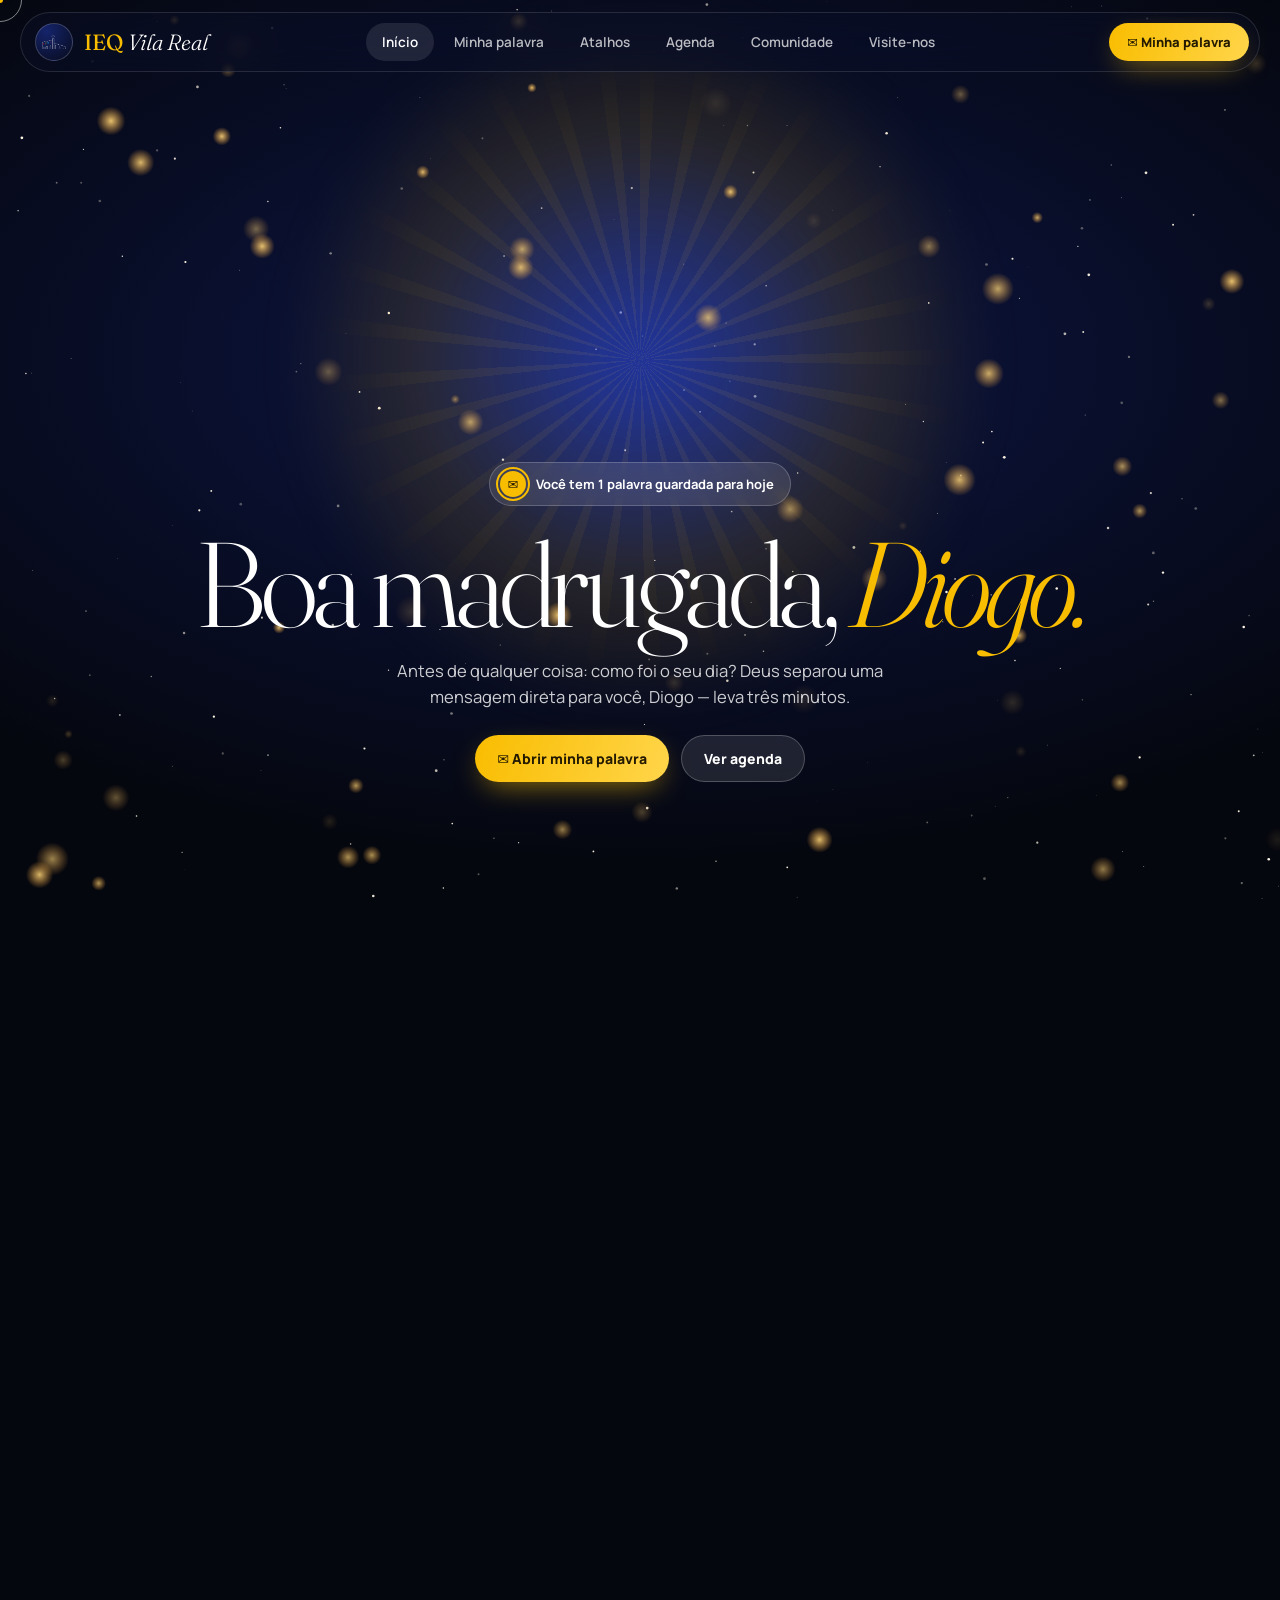
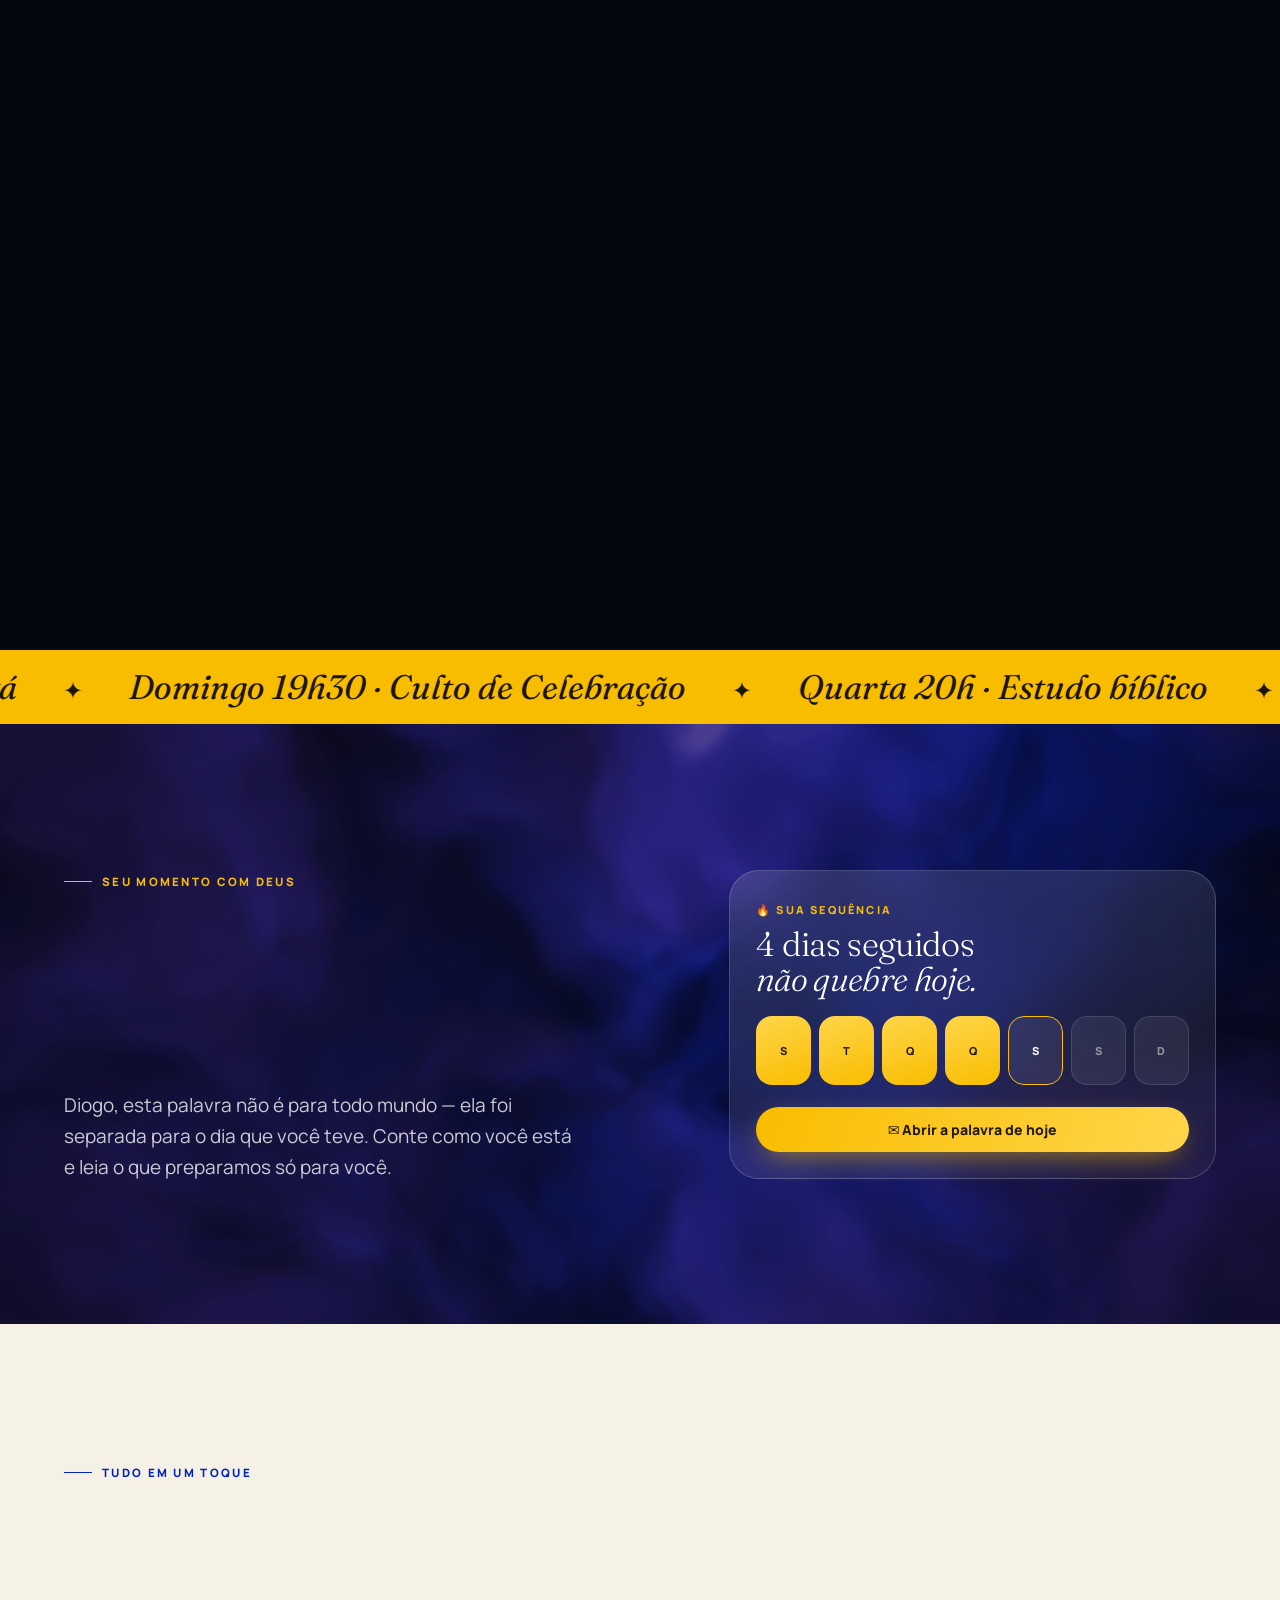
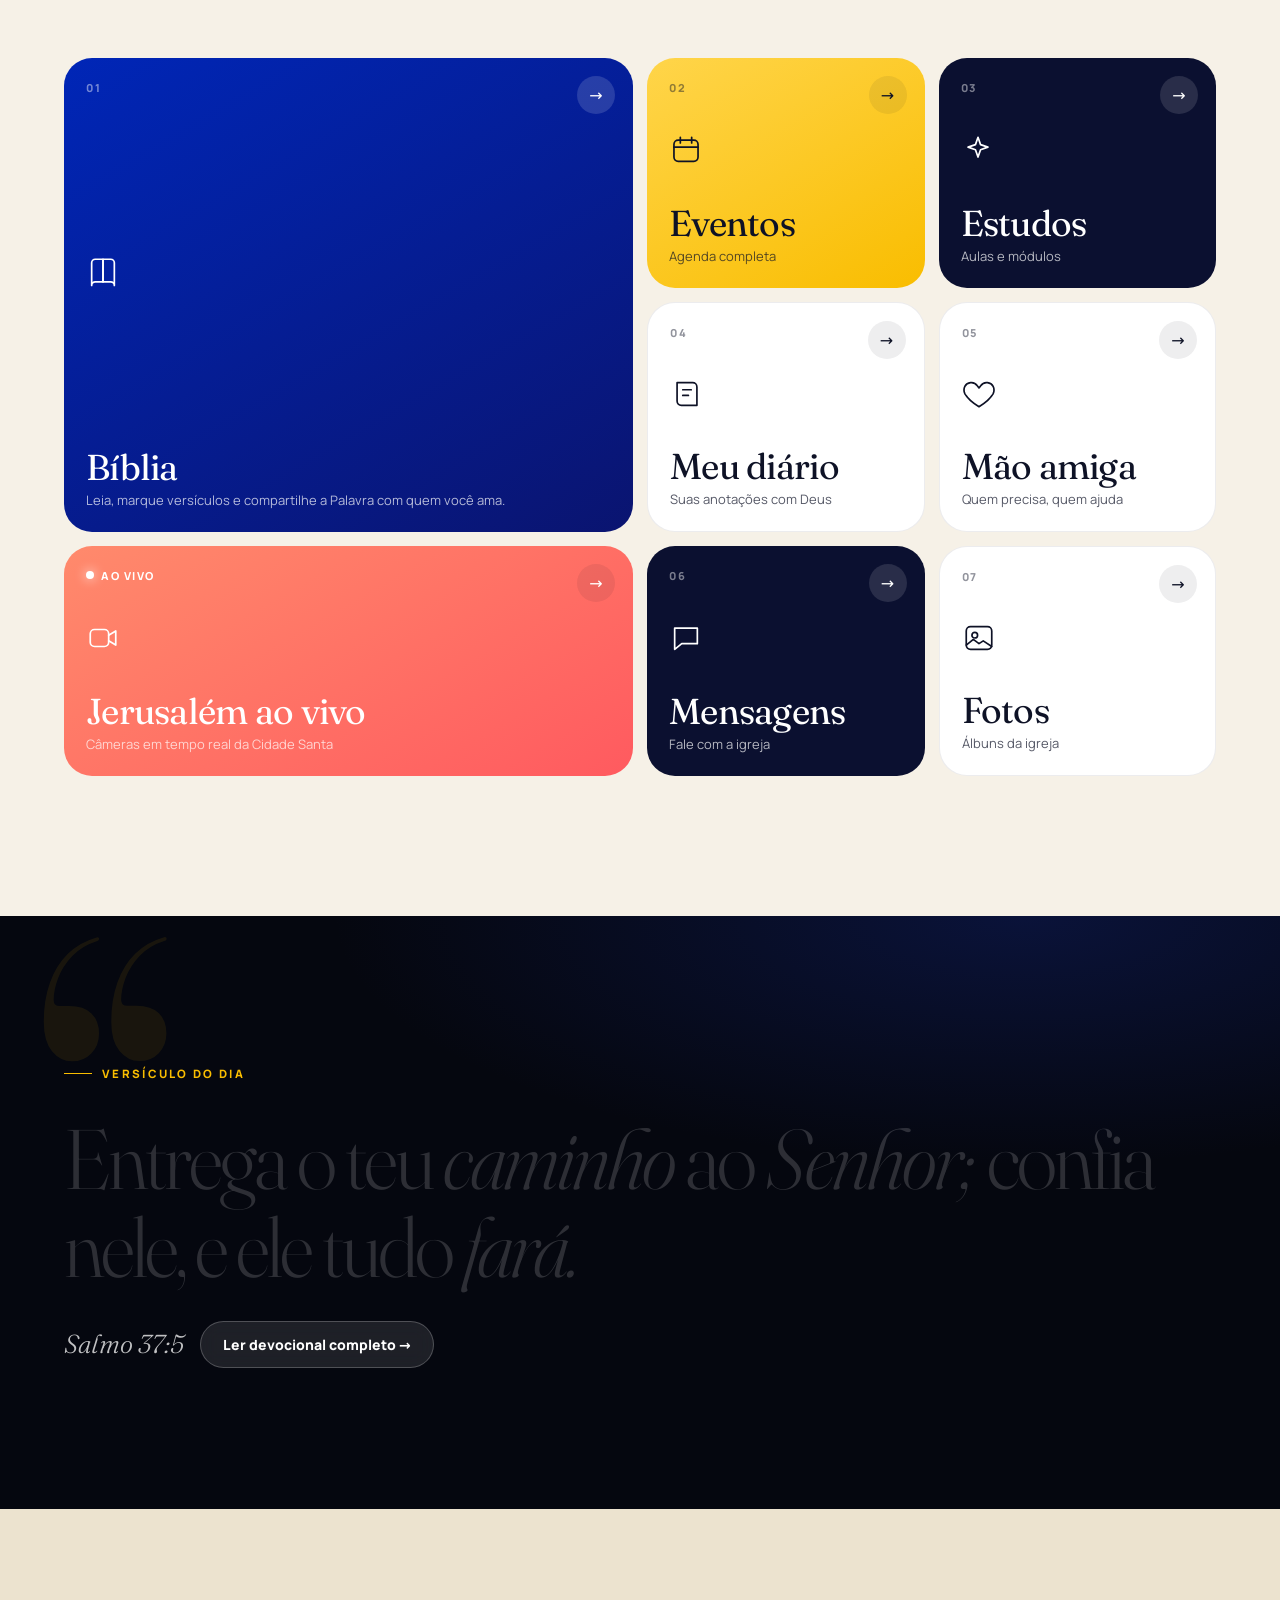
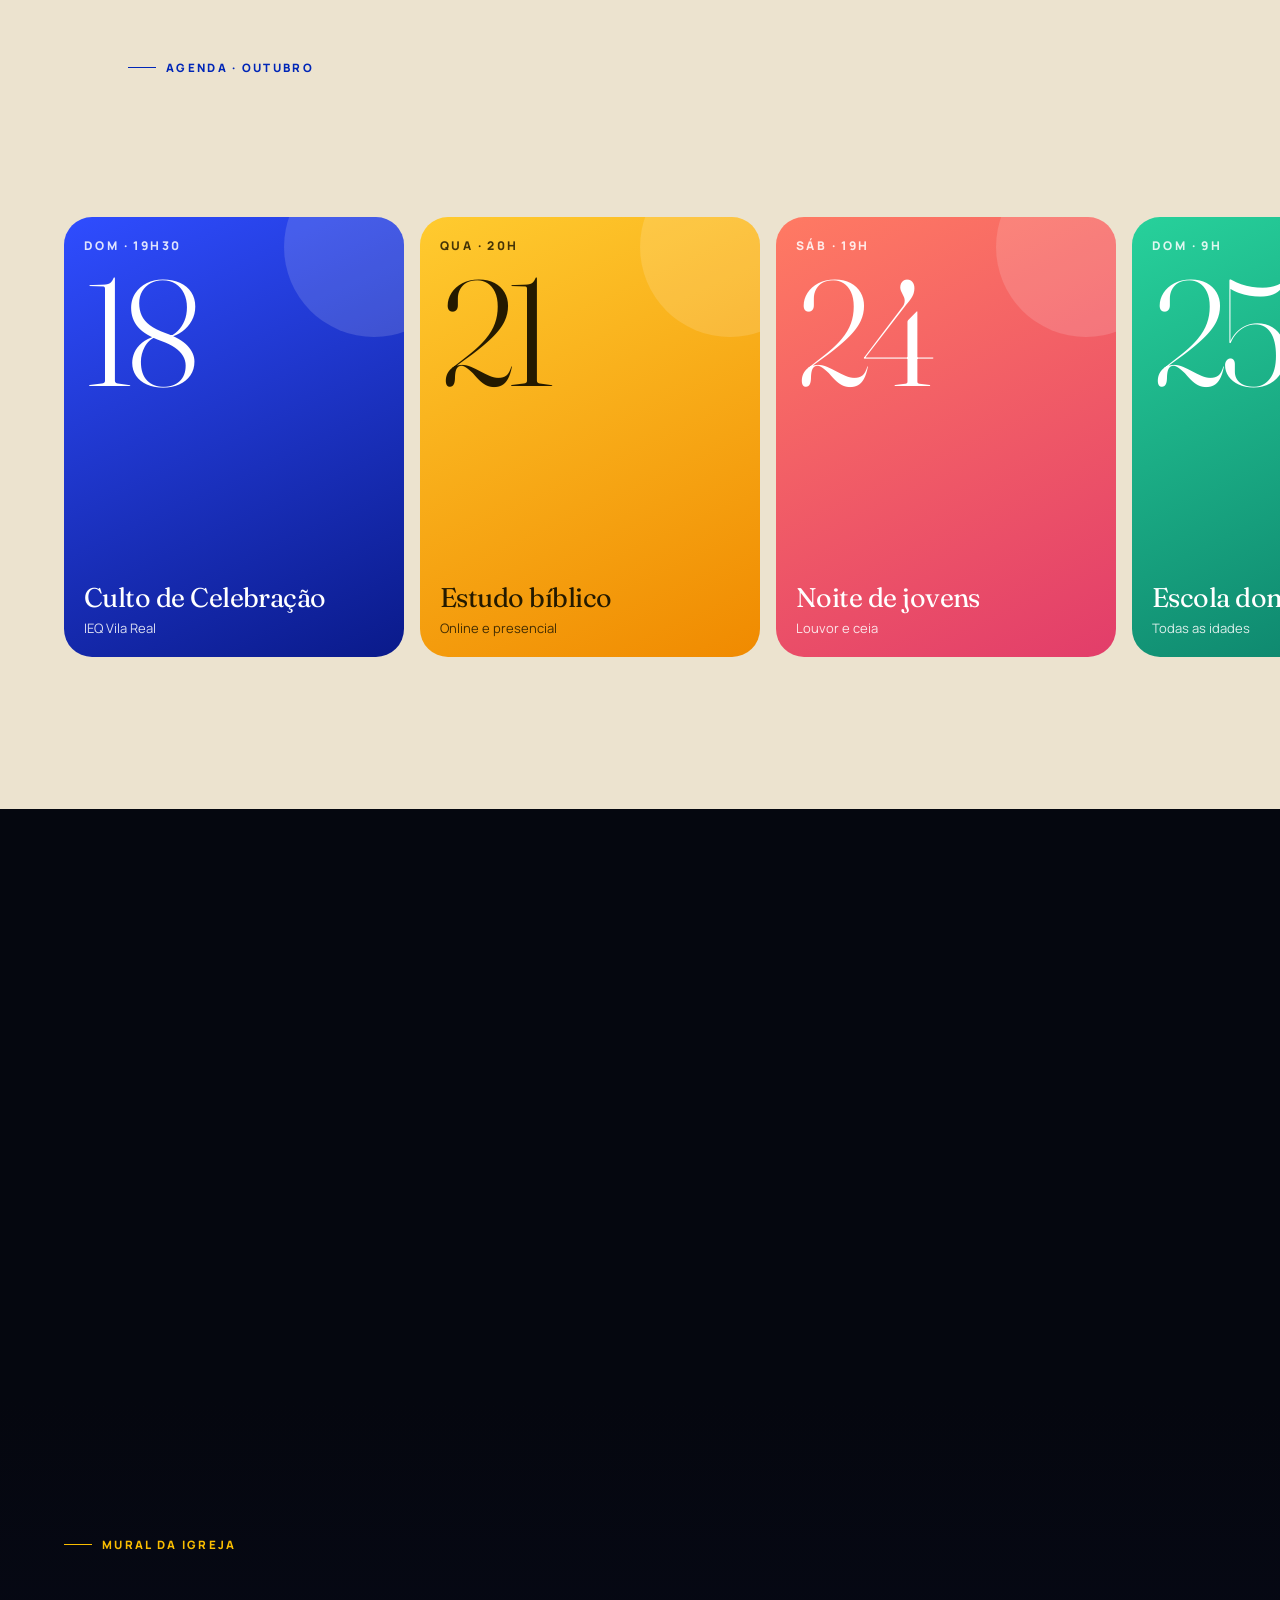
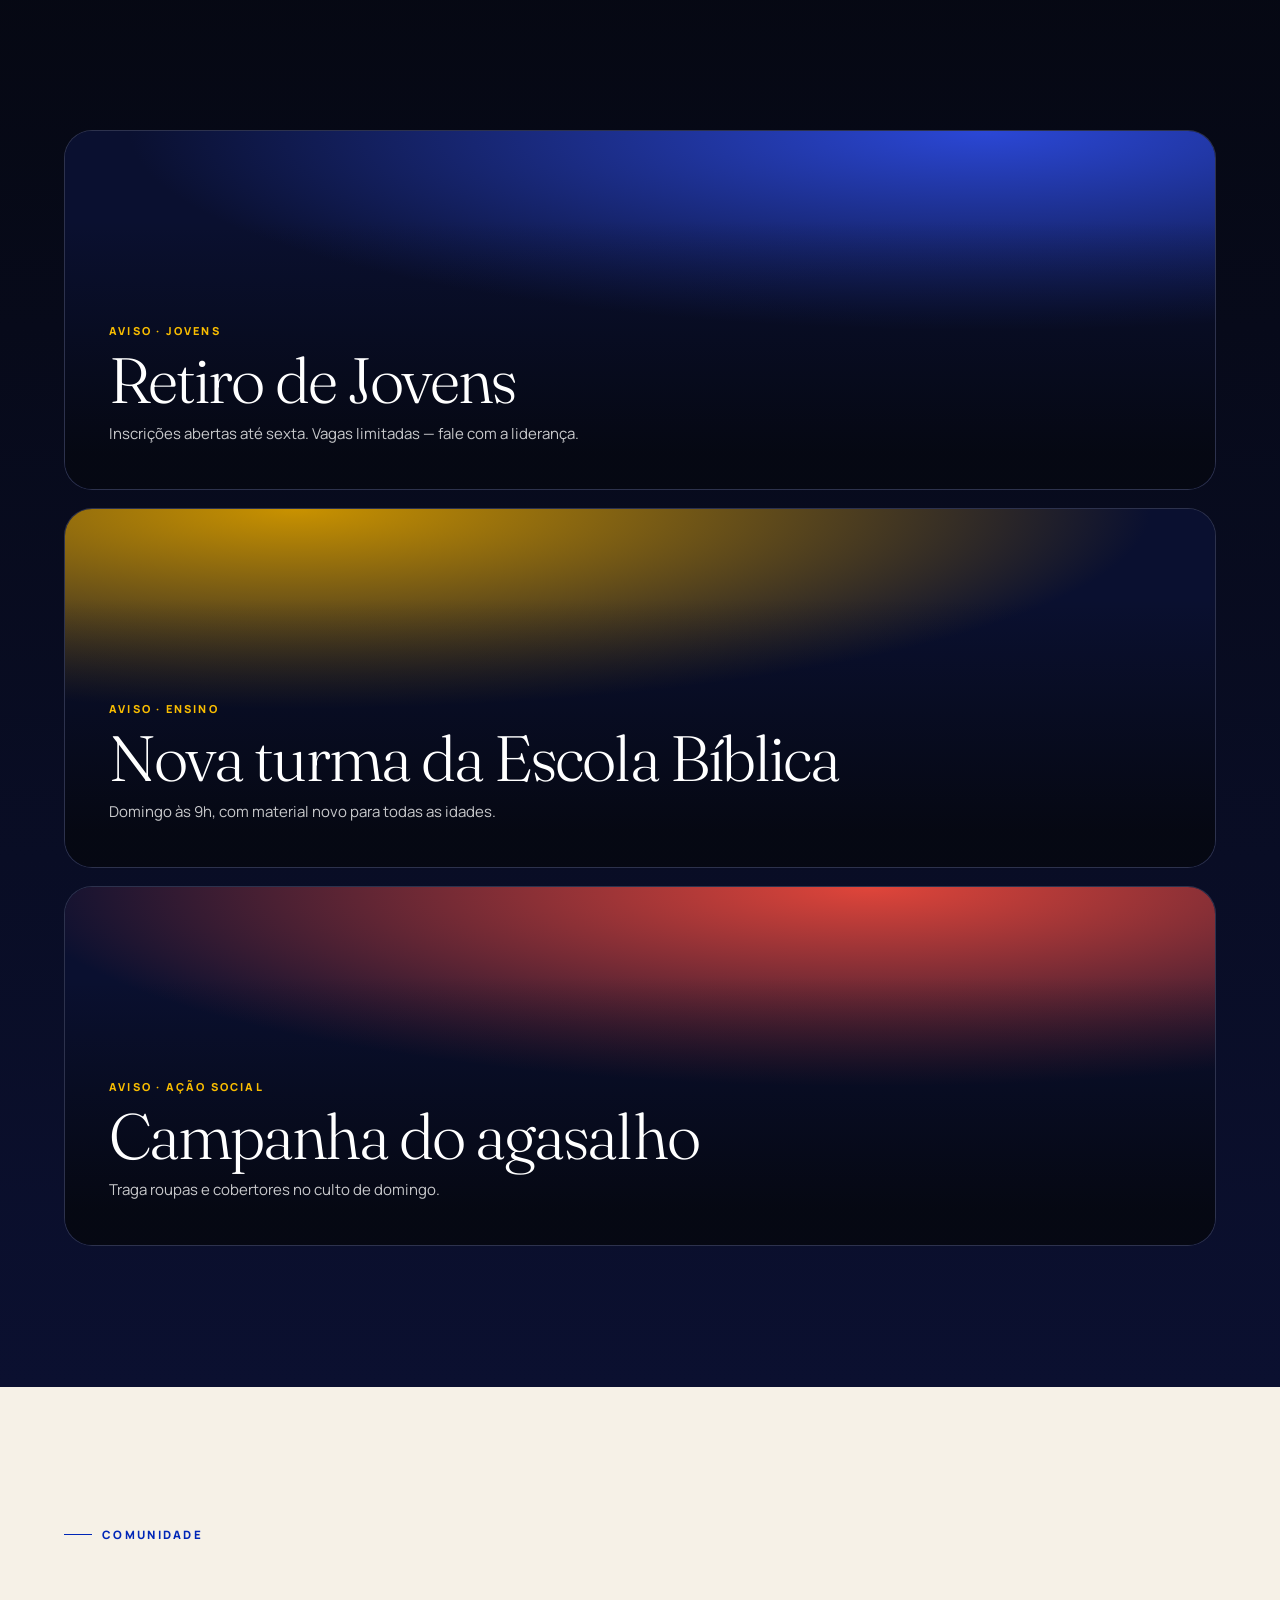
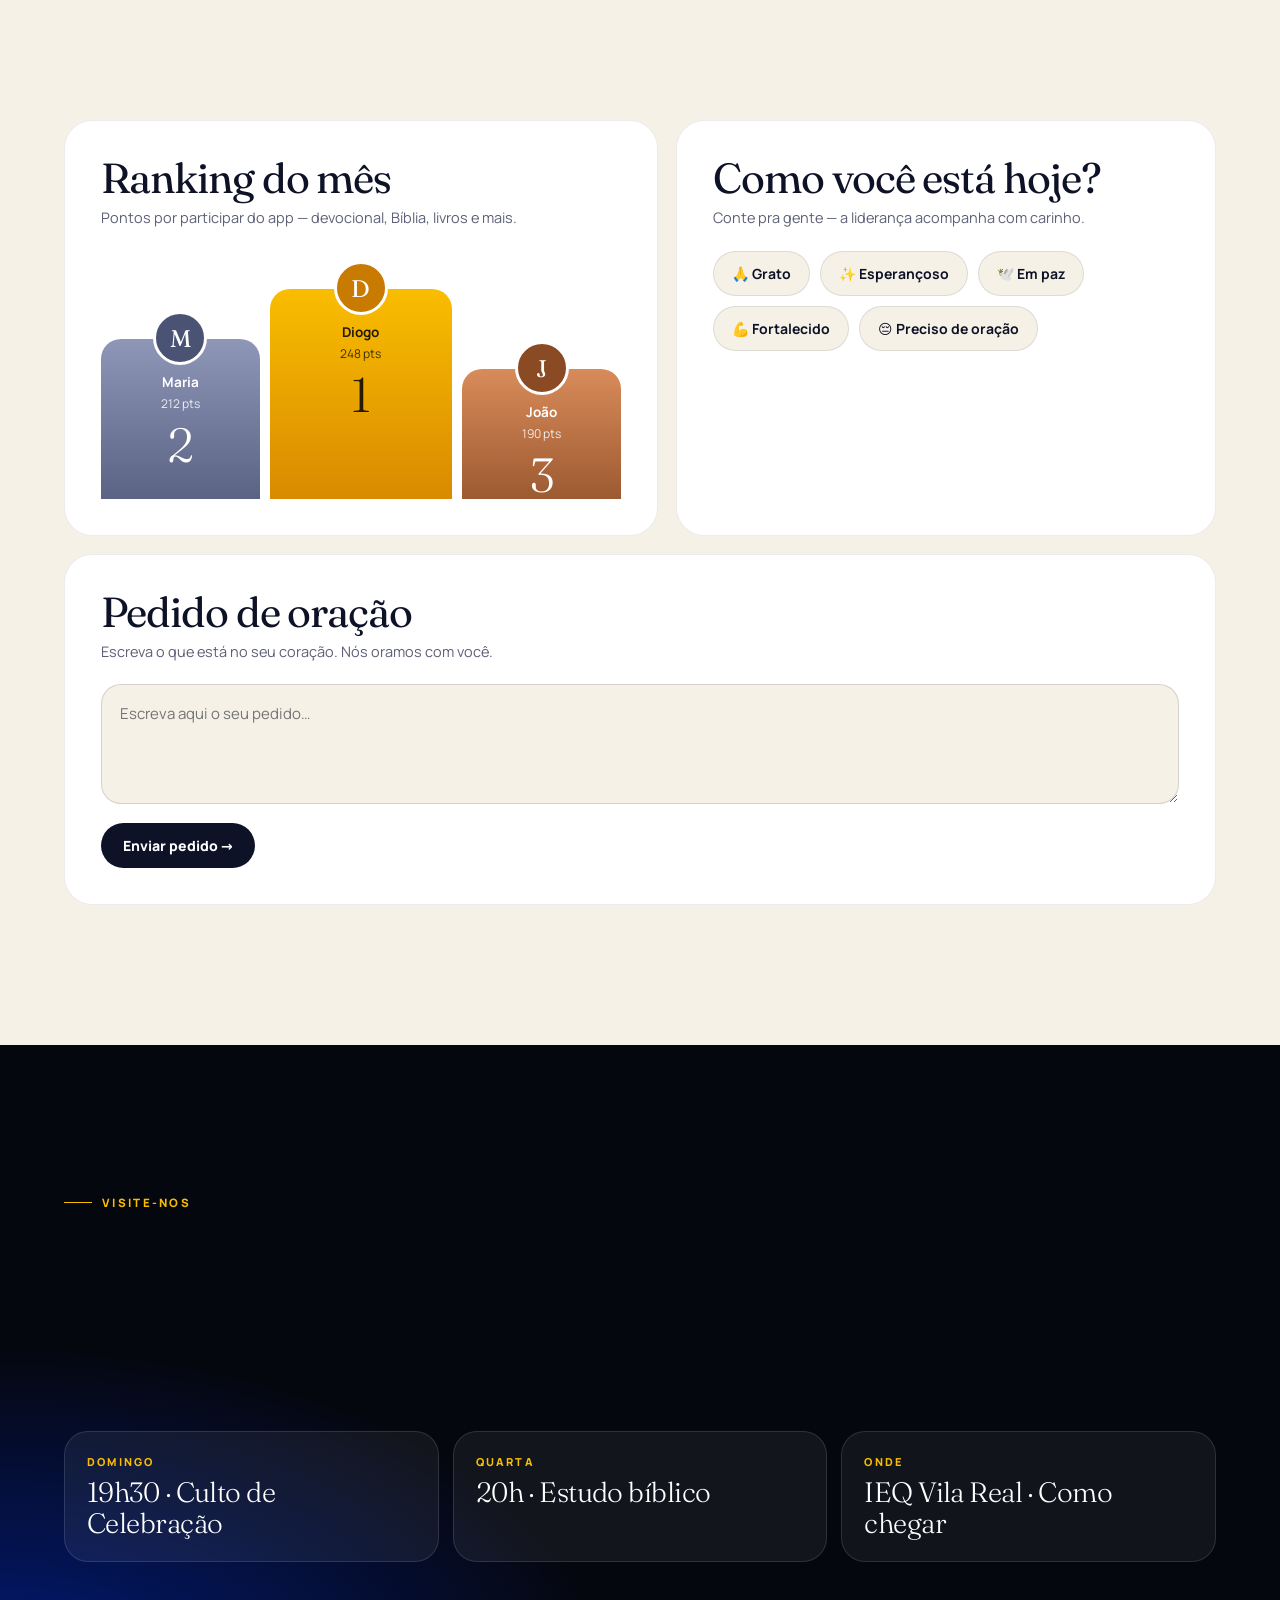
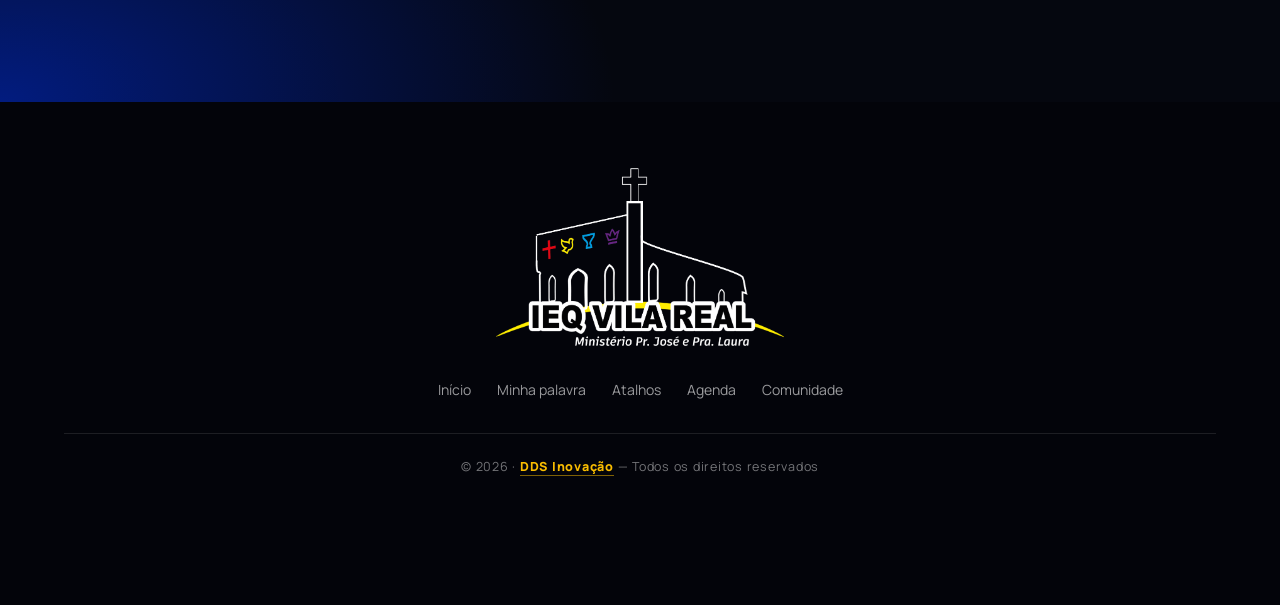
<file: app/novo/index.html>
<!doctype html>
<html lang="pt-BR" class="js">
<head>
<meta charset="utf-8">
<meta name="viewport" content="width=device-width, initial-scale=1, viewport-fit=cover">
<title>IEQ Vila Real — protótipo</title>
<meta name="theme-color" content="#05070f">
<link rel="preload" href="fonts/fraunces-latin-opsz-normal.woff2" as="font" type="font/woff2" crossorigin>
<style>
@font-face{font-family:"Fraunces";font-style:normal;font-weight:100 900;font-display:swap;src:url(fonts/fraunces-latin-opsz-normal.woff2) format("woff2")}
@font-face{font-family:"Fraunces";font-style:italic;font-weight:100 900;font-display:swap;src:url(fonts/fraunces-latin-opsz-italic.woff2) format("woff2")}
@font-face{font-family:"Manrope";font-style:normal;font-weight:200 800;font-display:swap;src:url(fonts/manrope-latin-wght-normal.woff2) format("woff2")}
:root{
  --night:#05070f; --night2:#0b1030; --blue:#0026B7; --royal:#3355ff; --gold:#F9BD00; --sun:#ffd54a;
  --paper:#f6f1e7; --cream:#ece3cf; --ink:#0e1226; --mute:#5d6076; --coral:#ff6a5c;
  --serif:"Fraunces",Georgia,serif; --sans:"Manrope",system-ui,-apple-system,"Segoe UI",sans-serif;
  --ease:cubic-bezier(.16,1,.3,1); --g:clamp(18px,5vw,64px); --r:28px;
}
*{box-sizing:border-box;margin:0;padding:0}
html{-webkit-text-size-adjust:100%}
html.lenis,html.lenis body{height:auto}.lenis.lenis-smooth{scroll-behavior:auto!important}.lenis.lenis-stopped{overflow:hidden}
body{font-family:var(--sans);background:var(--night);color:#fff;overflow-x:hidden;-webkit-font-smoothing:antialiased}
body.travado{overflow:hidden}
img,svg,canvas{display:block;max-width:100%}
a{color:inherit;text-decoration:none}
button{font:inherit;color:inherit;background:none;border:0;cursor:pointer}
.wrap{width:min(1240px,100% - var(--g)*2);margin-inline:auto}
em{font-style:italic;font-family:var(--serif);font-weight:300}
.eyebrow{display:inline-flex;align-items:center;gap:10px;font-size:11.5px;font-weight:800;letter-spacing:.2em;text-transform:uppercase;color:var(--gold)}
.eyebrow::before{content:"";width:28px;height:1px;background:currentColor}
.h2{font-family:var(--serif);font-weight:300;font-size:clamp(38px,6.2vw,84px);line-height:1;letter-spacing:-.035em;font-variation-settings:"opsz" 144}
.h2 em{color:var(--gold)}
.light .h2 em,.light .eyebrow{color:var(--blue)}
.sec{position:relative;padding:clamp(72px,11vw,150px) 0}
.light{background:var(--paper);color:var(--ink)}.light.alt{background:var(--cream)}
.head{display:grid;gap:22px;margin-bottom:clamp(38px,6vw,76px);max-width:900px}
.sr{position:absolute;width:1px;height:1px;overflow:hidden;clip:rect(0 0 0 0)}
/* divisão de texto */
.w{display:inline-block;overflow:hidden;vertical-align:bottom;padding:0 .05em .14em;margin:0 -.05em -.14em}
.c{display:inline-block;will-change:transform}
.fx [data-split] .c{transform:translateY(115%)}
.rv{opacity:1}.fx .rv{opacity:0;transform:translateY(34px)}

/* ===== carregamento ===== */
#loader{position:fixed;inset:0;z-index:300;background:var(--night);display:grid;place-items:center;overflow:hidden}
.no-fx #loader{display:none}
.l-rays{position:absolute;left:50%;top:50%;width:150vmax;height:150vmax;margin:-75vmax 0 0 -75vmax;background:repeating-conic-gradient(from 0deg,rgba(249,189,0,.2) 0 3deg,transparent 3deg 11deg);-webkit-mask:radial-gradient(circle,#000 0,transparent 26%);mask:radial-gradient(circle,#000 0,transparent 26%);opacity:0}
.loader-logo{position:relative;width:min(58vw,250px);aspect-ratio:1}
.loader-logo .disc,.logo3d .disc{position:absolute;inset:6%;border-radius:50%;background:radial-gradient(circle at 35% 25%,#1a2a8f 0,#0a1250 55%,#04061a 100%);box-shadow:inset 0 0 40px rgba(51,85,255,.35),0 30px 80px -20px rgba(0,0,0,.8),0 0 90px -10px rgba(249,189,0,.35)}
.loader-logo img.art,.logo3d img.art{position:absolute;left:17%;top:26%;width:66%;filter:drop-shadow(0 0 14px rgba(249,189,0,.4))}
.ring{position:absolute;inset:0;width:100%;height:100%}
.ring circle{fill:none;stroke:var(--gold)}
.l-count{position:absolute;left:0;right:0;bottom:calc(8vh + env(safe-area-inset-bottom));text-align:center;font-family:var(--serif);font-weight:300;font-size:clamp(46px,9vw,90px);font-variation-settings:"opsz" 144;font-variant-numeric:tabular-nums;color:rgba(255,255,255,.9)}
.l-count small{font-family:var(--sans);font-size:.2em;letter-spacing:.3em;margin-left:6px;opacity:.5}
.l-tag{position:absolute;left:0;right:0;top:calc(9vh + env(safe-area-inset-top));text-align:center;font-size:11px;font-weight:800;letter-spacing:.34em;text-transform:uppercase;color:var(--gold)}

/* ===== topo / dock ===== */
.top{position:fixed;z-index:80;top:max(12px,env(safe-area-inset-top));left:50%;translate:-50% 0;width:min(1240px,100% - 24px);display:flex;align-items:center;justify-content:space-between;gap:16px;padding:10px 10px 10px 14px;border-radius:999px;background:rgba(10,14,34,.5);backdrop-filter:blur(22px) saturate(1.4);-webkit-backdrop-filter:blur(22px) saturate(1.4);border:1px solid rgba(255,255,255,.12);transition:transform .6s var(--ease),opacity .6s}
.top.away{transform:translateY(-140%)}
.fx .top{opacity:0}.fx.pronto .top{opacity:1}
.brand{display:flex;align-items:center;gap:11px}
.brand .mk{width:38px;height:38px;border-radius:50%;background:radial-gradient(circle at 30% 20%,#15246b,#070b1d);border:1px solid rgba(255,255,255,.2);display:grid;place-items:center}
.brand .mk img{width:24px}
.brand b{font-family:var(--serif);font-weight:400;font-size:22px}.brand b span{color:var(--gold);margin-right:5px}.brand b i{font-weight:300}
.menu{display:none;gap:4px}.menu a{padding:10px 16px;border-radius:999px;font-size:13.5px;font-weight:600;color:rgba(255,255,255,.72);transition:.3s}.menu a:hover,.menu a.on{color:#fff;background:rgba(255,255,255,.1)}
.pill{display:inline-flex;align-items:center;gap:9px;padding:13px 22px;border-radius:999px;font-weight:800;font-size:14px;transition:box-shadow .3s,background .3s;white-space:nowrap}
.pill.gold{background:linear-gradient(110deg,var(--gold),var(--sun));color:#241a00;box-shadow:0 10px 30px -10px rgba(249,189,0,.7)}
.pill.glass{background:rgba(255,255,255,.1);border:1px solid rgba(255,255,255,.22);backdrop-filter:blur(10px)}
.pill.dark{background:var(--ink);color:#fff}
.pill.sm{padding:10px 18px;font-size:13px}
#progress{position:fixed;z-index:90;left:0;top:0;height:3px;width:100%;transform-origin:0 50%;transform:scaleX(0);background:linear-gradient(90deg,var(--royal),var(--gold))}
.dock{position:fixed;z-index:85;left:50%;bottom:max(14px,env(safe-area-inset-bottom));translate:-50% 0;display:flex;align-items:center;gap:4px;padding:8px;border-radius:999px;background:rgba(10,14,34,.72);backdrop-filter:blur(24px) saturate(1.5);-webkit-backdrop-filter:blur(24px) saturate(1.5);border:1px solid rgba(255,255,255,.14);box-shadow:0 20px 50px -10px rgba(0,0,0,.7);width:min(94vw,420px);justify-content:space-between;transform:translateY(160%);transition:transform .8s var(--ease)}
.dock.show{transform:none}
.dock a{flex:1;display:flex;flex-direction:column;align-items:center;gap:3px;padding:9px 0;border-radius:999px;font-size:10px;font-weight:700;color:rgba(255,255,255,.55);transition:.4s var(--ease)}
.dock a svg{width:22px;height:22px;fill:none;stroke:currentColor;stroke-width:1.4;stroke-linecap:round;stroke-linejoin:round}
.dock a.on{color:#fff;background:rgba(255,255,255,.14)}
.dock .mais{flex:0 0 58px;height:58px;margin:-22px 2px;padding:0;border-radius:50%;background:linear-gradient(140deg,var(--sun),var(--gold));color:#241a00;display:grid;place-items:center;box-shadow:0 0 0 6px rgba(5,7,15,.92),0 14px 34px -6px rgba(249,189,0,.8)}
.dock .mais svg{width:26px;height:26px}
@media(min-width:900px){.menu{display:flex}.dock{display:none}}

/* ===== hero ===== */
.hero{position:relative;height:100svh;min-height:640px;overflow:hidden;isolation:isolate;background:radial-gradient(120% 90% at 50% 40%,#0d1646 0%,var(--night) 62%)}
.no-fx .hero{height:auto}
.stars-cv{position:absolute;inset:0;width:100%;height:100%;z-index:0}
.sunrays{position:absolute;left:50%;top:40%;width:150vmax;height:150vmax;margin:-75vmax 0 0 -75vmax;z-index:0;border-radius:50%;background:repeating-conic-gradient(from 0deg,rgba(249,189,0,.13) 0 3deg,transparent 3deg 11deg);-webkit-mask:radial-gradient(circle,#000 0,transparent 24%);mask:radial-gradient(circle,#000 0,transparent 24%);animation:gira 120s linear infinite}
@keyframes gira{to{transform:rotate(360deg)}}
.sunglow{position:absolute;left:50%;top:40%;width:80vmin;height:80vmin;margin:-40vmin 0 0 -40vmin;z-index:0;border-radius:50%;background:radial-gradient(circle,rgba(51,85,255,.5),rgba(249,189,0,.12) 45%,transparent 70%);filter:blur(24px)}
.flies{position:absolute;inset:0;z-index:1;width:100%;height:100%;pointer-events:none}
.hero-stage{position:absolute;inset:0;z-index:2;display:flex;flex-direction:column;align-items:center;justify-content:center;padding:92px var(--g) 90px;text-align:center}
.logo3d{position:relative;width:min(36vh,330px,62vw);aspect-ratio:1;perspective:1100px;margin-bottom:clamp(8px,2vh,22px)}
.logo3d-in{position:absolute;inset:0;transform-style:preserve-3d;will-change:transform}
.logo3d .sheen{position:absolute;inset:6%;border-radius:50%;pointer-events:none;background:radial-gradient(circle at var(--sx,30%) var(--sy,25%),rgba(255,255,255,.45),transparent 42%);mix-blend-mode:overlay}
.hero .eyebrow{justify-content:center}
.hero h1{font-family:var(--serif);font-weight:300;font-size:clamp(46px,9.4vw,124px);line-height:.96;letter-spacing:-.045em;margin:14px 0 16px;font-variation-settings:"opsz" 144}
.hero h1 em{color:var(--gold)}
.hero-lead{max-width:560px;margin:0 auto 24px;color:rgba(255,255,255,.8);font-size:clamp(15px,1.3vw,18px);line-height:1.6}
.hero-ctas{display:flex;gap:12px;justify-content:center;flex-wrap:wrap}
.fx .hero-in{opacity:0}
.cue{position:absolute;bottom:calc(20px + env(safe-area-inset-bottom));left:50%;z-index:3;transform:translateX(-50%);display:flex;align-items:center;gap:12px;font-size:10.5px;font-weight:700;letter-spacing:.3em;text-transform:uppercase;color:rgba(255,255,255,.55);white-space:nowrap}
.cue i{width:1px;height:38px;background:linear-gradient(var(--gold),transparent);position:relative;overflow:hidden}
.cue i::after{content:"";position:absolute;left:0;top:-40%;width:1px;height:40%;background:#fff;animation:drip 2s var(--ease) infinite}
@keyframes drip{to{top:110%}}
.msgpill{display:inline-flex;align-items:center;gap:10px;padding:8px 16px 8px 10px;border-radius:999px;background:rgba(255,255,255,.1);border:1px solid rgba(255,255,255,.2);backdrop-filter:blur(10px);font-size:13px;font-weight:700;margin-bottom:6px}
.msgpill i{position:relative;width:26px;height:26px;border-radius:50%;background:var(--gold);display:grid;place-items:center;color:#241a00;font-style:normal;font-size:13px}
.msgpill i::after{content:"";position:absolute;inset:-4px;border-radius:50%;border:2px solid var(--gold);animation:onda 1.8s infinite}
@keyframes onda{from{transform:scale(.8);opacity:1}to{transform:scale(1.7);opacity:0}}
/* portal */
.portal{position:absolute;inset:0;z-index:4;pointer-events:none}
.portal-img{position:absolute;inset:0;overflow:hidden;clip-path:circle(0% at 50% 40%);background:#05070f}
.no-fx .portal{position:relative;height:80vh}.no-fx .portal-img{clip-path:none}
.portal-img canvas{position:absolute;inset:0;width:100%;height:100%}
.portal-church{position:absolute;left:50%;bottom:-1px;width:min(760px,96vw);translate:-50% 0}
.portal-church img{position:relative;width:100%;height:auto;-webkit-mask:linear-gradient(180deg,#000 62%,transparent 100%);mask:linear-gradient(180deg,#000 62%,transparent 100%);filter:drop-shadow(0 0 22px rgba(249,189,0,.55)) drop-shadow(0 0 60px rgba(51,85,255,.6));animation:flutua 6s ease-in-out infinite}
.pc-glow{position:absolute;left:50%;bottom:-10%;width:140%;aspect-ratio:1;translate:-50% 30%;border-radius:50%;background:radial-gradient(circle,rgba(249,189,0,.5),rgba(249,150,0,.15) 35%,transparent 65%);filter:blur(10px)}
@keyframes flutua{50%{transform:translateY(-8px)}}
.win{animation:luz 4s ease-in-out infinite alternate}.win:nth-child(2n){animation-delay:-1.4s}.win:nth-child(3n){animation-delay:-2.6s}
@keyframes luz{from{opacity:.55}to{opacity:1}}
.portal-txt{position:absolute;left:0;right:0;top:22%;z-index:2;text-align:center;padding:0 var(--g)}
.portal-txt .eyebrow{justify-content:center}
.portal-txt h2{font-family:var(--serif);font-weight:300;font-size:clamp(46px,9vw,128px);line-height:.95;letter-spacing:-.05em;margin:14px 0 0;font-variation-settings:"opsz" 144;text-shadow:0 10px 60px rgba(0,0,0,.4)}
.portal-txt h2 em{color:var(--gold)}

/* ===== marquee ===== */
.marquee{background:var(--gold);color:#1b1400;overflow:hidden;white-space:nowrap;padding:16px 0;position:relative;z-index:5}
.marquee-t{display:inline-flex;will-change:transform}
.marquee-t span{font-family:var(--serif);font-size:clamp(22px,3.2vw,34px);font-style:italic;padding-right:46px}
.marquee-t span::after{content:"✦";margin-left:46px;font-style:normal;font-size:.7em}

/* ===== seu momento ===== */
.momento{background:var(--night);overflow:hidden;isolation:isolate}
.momento canvas{position:absolute;inset:0;width:100%;height:100%;z-index:-1;opacity:.85}
.momento-grid{display:grid;gap:34px;align-items:center}
.momento p.lead{margin-top:20px;max-width:520px;color:rgba(255,255,255,.78);font-size:clamp(16px,1.5vw,19px);line-height:1.65}
.streak{padding:26px;border-radius:30px;background:linear-gradient(160deg,rgba(255,255,255,.14),rgba(255,255,255,.04));border:1px solid rgba(255,255,255,.18);backdrop-filter:blur(22px);-webkit-backdrop-filter:blur(22px)}
.streak small{font-size:11px;font-weight:800;letter-spacing:.2em;text-transform:uppercase;color:var(--gold)}
.streak h3{font-family:var(--serif);font-weight:300;font-size:34px;line-height:1.05;margin:8px 0 18px;letter-spacing:-.02em}
.week{display:grid;grid-template-columns:repeat(7,1fr);gap:8px}
.week div{aspect-ratio:.8;border-radius:16px;display:grid;place-items:center;background:rgba(255,255,255,.07);border:1px solid rgba(255,255,255,.12);font-size:11px;font-weight:800;color:rgba(255,255,255,.5);position:relative}
.week div.ok{background:linear-gradient(160deg,var(--sun),var(--gold));color:#241a00;border:0}
.week div.hoje{border-color:var(--gold);color:#fff;animation:pulsoBorda 2s infinite}
@keyframes pulsoBorda{50%{box-shadow:0 0 0 6px rgba(249,189,0,.2)}}
.streak .pill{margin-top:22px;width:100%;justify-content:center}
@media(min-width:900px){.momento-grid{grid-template-columns:1.1fr .9fr;gap:70px}}

/* ===== atalhos ===== */
.bento{display:grid;gap:14px;grid-template-columns:repeat(2,1fr)}
.tile{position:relative;display:flex;flex-direction:column;justify-content:space-between;min-height:190px;padding:22px;border-radius:var(--r);overflow:hidden;background:#fff;color:var(--ink);border:1px solid rgba(14,18,38,.08);transition:box-shadow .6s;transform-style:preserve-3d}
.tile:hover{box-shadow:0 30px 60px -28px rgba(14,18,38,.45)}
.tile .n{font-size:11px;font-weight:800;letter-spacing:.18em;opacity:.45}
.tile svg.ic{width:34px;height:34px;fill:none;stroke:currentColor;stroke-width:1.2;stroke-linecap:round;stroke-linejoin:round}
.tile h3{font-family:var(--serif);font-weight:400;font-size:clamp(25px,3vw,36px);line-height:1;letter-spacing:-.02em}
.tile p{font-size:13px;line-height:1.45;opacity:.7;margin-top:6px}
.tile .go{position:absolute;top:18px;right:18px;width:38px;height:38px;border-radius:50%;display:grid;place-items:center;background:rgba(14,18,38,.07);transition:.5s var(--ease)}
.tile:hover .go{background:var(--ink);color:#fff;transform:rotate(-45deg)}
.tile.blue{background:linear-gradient(150deg,#0026B7,#0a1470);color:#fff;border:0}.tile.blue .go{background:rgba(255,255,255,.14)}
.tile.gold{background:linear-gradient(150deg,#ffd54a,#F9BD00);border:0}
.tile.night{background:var(--night2);color:#fff;border:0}.tile.night .go{background:rgba(255,255,255,.12)}
.tile.coral{background:linear-gradient(150deg,#ff8a6c,#ff5a5f);color:#fff;border:0}
.tile.big{grid-column:span 2;min-height:250px}
.tile::before{content:"";position:absolute;inset:0;background:radial-gradient(420px circle at var(--mx,50%) var(--my,0%),rgba(255,255,255,.35),transparent 55%);opacity:0;transition:opacity .4s;pointer-events:none}
.tile:hover::before{opacity:1}
.live-dot{display:inline-flex;align-items:center;gap:7px;font-size:11px;font-weight:800;letter-spacing:.14em;text-transform:uppercase}
.live-dot::before{content:"";width:8px;height:8px;border-radius:50%;background:#fff;box-shadow:0 0 12px #fff;animation:piscar 1.2s infinite}
@keyframes piscar{50%{opacity:.3}}
@media(min-width:900px){.bento{grid-template-columns:repeat(4,1fr);grid-auto-rows:230px}.tile.big{grid-column:span 2;grid-row:span 2}.tile.wide{grid-column:span 2}.tile{min-height:0}}

/* ===== palavra do dia ===== */
.palavra{background:radial-gradient(90% 70% at 80% 0%,#142a8f55,transparent 60%),var(--night);overflow:hidden}
.palavra::before{content:"“";position:absolute;left:3%;top:-4%;font-family:var(--serif);font-size:clamp(260px,40vw,640px);line-height:1;color:var(--gold);opacity:.08}
.verso{position:relative;font-family:var(--serif);font-weight:300;font-size:clamp(34px,6.6vw,96px);line-height:1.04;letter-spacing:-.035em;max-width:1100px;font-variation-settings:"opsz" 144}
.verso .wd{color:rgba(255,255,255,.16);transition:color .6s,text-shadow .6s}
.verso .wd.on{color:#fff;text-shadow:0 0 40px rgba(255,255,255,.25)}
.verso .wd.hl{font-style:italic}.verso .wd.hl.on{color:var(--gold)}
.ref{margin-top:30px;display:flex;align-items:center;gap:16px;flex-wrap:wrap}
.ref b{font-family:var(--serif);font-style:italic;font-weight:300;font-size:26px;color:rgba(255,255,255,.75)}

/* ===== agenda ===== */
.agenda-pin{overflow:hidden}
.agenda{display:flex;gap:16px;overflow-x:auto;scroll-snap-type:x mandatory;margin-inline:calc(var(--g)*-1);padding:6px var(--g) 30px;scrollbar-width:none}
.agenda::-webkit-scrollbar{display:none}
.dia{flex:0 0 min(78vw,300px);scroll-snap-align:start;border-radius:var(--r);padding:20px;color:#fff;display:flex;flex-direction:column;gap:18px;min-height:340px;position:relative;overflow:hidden}
.dia::after{content:"";position:absolute;right:-60px;top:-60px;width:180px;height:180px;border-radius:50%;background:rgba(255,255,255,.14)}
.dia .d{font-family:var(--serif);font-weight:300;font-size:clamp(100px,18vw,150px);line-height:.8;letter-spacing:-.06em;font-variation-settings:"opsz" 144}
.dia .m{font-size:12px;font-weight:800;letter-spacing:.2em;text-transform:uppercase;opacity:.85}
.dia h4{margin-top:auto;font-family:var(--serif);font-weight:400;font-size:27px;line-height:1.05;letter-spacing:-.02em}
.dia p{font-size:13px;opacity:.85;margin-top:6px}
.c1{background:linear-gradient(155deg,#2f4dff,#0a1a8a)}.c2{background:linear-gradient(155deg,#ffcb2f,#f08a00);color:#241a00}.c3{background:linear-gradient(155deg,#ff7a63,#e23d6a)}.c4{background:linear-gradient(155deg,#27d19b,#0b7d68)}.c5{background:linear-gradient(155deg,#9a7bff,#4b2fc9)}
.fx-desk .agenda-pin{height:100vh;display:flex;flex-direction:column;justify-content:center;padding:0}
.fx-desk .agenda{overflow:visible;scroll-snap-type:none;margin:0;padding:0;width:max-content}
.fx-desk .dia{flex:0 0 340px;min-height:440px}
.fx-desk .agenda-wrap{padding-left:max(var(--g),calc((100vw - 1240px)/2))}

/* ===== avisos empilhados ===== */
.avisos{background:linear-gradient(180deg,var(--night),var(--night2))}
.stack{display:grid;gap:18px}
.aviso{position:sticky;top:calc(86px + var(--n)*16px);border-radius:var(--r);padding:clamp(24px,4vw,44px);min-height:min(56vh,360px);display:flex;flex-direction:column;justify-content:flex-end;overflow:hidden;border:1px solid rgba(255,255,255,.14);background:#0a1030;will-change:transform}
.aviso::before{content:"";position:absolute;inset:0;background:var(--bgimg)}
.aviso::after{content:"";position:absolute;inset:0;background:linear-gradient(0deg,rgba(5,7,15,.88) 10%,transparent 75%);opacity:calc(1 - var(--dim,0)*.0)}
.aviso>*{position:relative;z-index:1}
.aviso small{font-size:11px;font-weight:800;letter-spacing:.2em;text-transform:uppercase;color:var(--gold)}
.aviso h4{font-family:var(--serif);font-weight:300;font-size:clamp(34px,5vw,64px);line-height:1;letter-spacing:-.03em;margin:10px 0}
.aviso p{font-size:15px;color:rgba(255,255,255,.78);line-height:1.55;max-width:560px}

/* ===== comunidade ===== */
.com{display:grid;gap:18px}
.card{border-radius:var(--r);padding:clamp(22px,3vw,36px);background:#fff;border:1px solid rgba(14,18,38,.08)}
.card h3{font-family:var(--serif);font-weight:400;font-size:clamp(28px,3.4vw,42px);letter-spacing:-.025em;line-height:1}
.card>p{margin-top:8px;color:var(--mute);font-size:14.5px;line-height:1.55}
.podio{display:grid;grid-template-columns:1fr 1.15fr 1fr;gap:10px;align-items:end;margin-top:60px}
.pd{border-radius:20px 20px 0 0;text-align:center;padding:16px 8px;color:#fff;position:relative;transform-origin:bottom}
.pd .av{width:54px;height:54px;margin:-44px auto 8px;border-radius:50%;display:grid;place-items:center;font-family:var(--serif);font-size:24px;border:3px solid #fff;color:#fff}
.pd b{display:block;font-size:13.5px}.pd span{font-size:12px;opacity:.85}
.pd .pos{font-family:var(--serif);font-size:48px;font-weight:300;line-height:1;margin-top:8px}
.p1{background:linear-gradient(180deg,#f9bd00,#d98a00);height:210px;color:#241a00}.p1 .av{background:#c97a00}
.p2{background:linear-gradient(180deg,#8e97b8,#5b6385);height:160px}.p2 .av{background:#4b5375}
.p3{background:linear-gradient(180deg,#d98b5a,#9c5a31);height:130px}.p3 .av{background:#8a4a24}
.humor{display:flex;flex-wrap:wrap;gap:10px;margin-top:22px}
.humor button{padding:12px 18px;border-radius:999px;background:var(--paper);border:1px solid rgba(14,18,38,.1);font-weight:700;font-size:14px;transition:.4s var(--ease)}
.humor button:hover{transform:translateY(-3px) scale(1.04);background:var(--gold)}
.humor button.sel{background:var(--ink);color:#fff}
textarea{width:100%;margin-top:20px;min-height:120px;padding:18px;border-radius:20px;border:1px solid rgba(14,18,38,.14);background:var(--paper);font:inherit;font-size:15px;resize:vertical;outline:0;color:var(--ink)}
textarea:focus{border-color:var(--blue);box-shadow:0 0 0 4px rgba(0,38,183,.12)}
@media(min-width:900px){.com{grid-template-columns:1.1fr 1fr}.com .span2{grid-column:span 2}}

/* ===== visite / rodapé ===== */
.visite{background:radial-gradient(80% 90% at 0% 100%,#0026B7aa,transparent 60%),var(--night);overflow:hidden}
.info{display:grid;gap:14px;margin-top:40px}
.info div{padding:22px;border-radius:24px;background:rgba(255,255,255,.06);border:1px solid rgba(255,255,255,.12)}
.info small{display:block;font-size:11px;font-weight:800;letter-spacing:.2em;text-transform:uppercase;color:var(--gold);margin-bottom:8px}
.info b{font-family:var(--serif);font-weight:300;font-size:28px;line-height:1.1;letter-spacing:-.02em}
@media(min-width:900px){.info{grid-template-columns:repeat(3,1fr)}}
footer{background:#03040a;padding:60px 0 130px;text-align:center}
footer img{width:min(300px,70vw);margin:0 auto 28px}
footer nav{display:flex;flex-wrap:wrap;gap:8px 26px;justify-content:center;font-size:14px;color:rgba(255,255,255,.6)}
.copy{margin-top:34px;padding-top:24px;border-top:1px solid rgba(255,255,255,.1);font-size:12.5px;letter-spacing:.06em;color:rgba(255,255,255,.45)}
.copy a{color:var(--gold);font-weight:800;border-bottom:1px solid rgba(249,189,0,.5)}

/* ===== cursor ===== */
.cursor,.cursor-dot{position:fixed;top:0;left:0;z-index:400;pointer-events:none;display:none}
.has-cursor .cursor,.has-cursor .cursor-dot{display:block}
.cursor-dot{width:6px;height:6px;margin:-3px 0 0 -3px;border-radius:50%;background:var(--gold)}
.cursor{width:44px;height:44px;margin:-22px 0 0 -22px;border-radius:50%;border:1px solid rgba(255,255,255,.5);display:grid;place-items:center;transition:width .4s var(--ease),height .4s var(--ease),margin .4s var(--ease),background .3s}
.cursor span{font-size:11px;font-weight:800;letter-spacing:.14em;text-transform:uppercase;color:#241a00;opacity:0;transition:opacity .25s}
.cursor.big{width:96px;height:96px;margin:-48px 0 0 -48px;background:var(--gold);border-color:var(--gold)}.cursor.big span{opacity:1}
.cursor.hide{opacity:0}

/* ===== SUA PALAVRA (tela cheia) ===== */
#word{position:fixed;inset:0;z-index:500;display:none;overflow-y:auto;background:var(--night);isolation:isolate}
#word.on{display:block}
#word canvas{position:fixed;inset:0;width:100%;height:100%;z-index:-1}
.w-close{position:fixed;z-index:3;top:max(16px,env(safe-area-inset-top));right:16px;width:46px;height:46px;border-radius:50%;background:rgba(255,255,255,.12);border:1px solid rgba(255,255,255,.2);display:grid;place-items:center;font-size:20px;backdrop-filter:blur(10px)}
.w-in{min-height:100%;display:flex;flex-direction:column;align-items:center;justify-content:center;text-align:center;padding:90px 24px 60px;max-width:640px;margin:0 auto}
.w-step{display:none;width:100%;flex-direction:column;align-items:center}
.w-step.on{display:flex}
.seal{width:150px;height:150px;border-radius:50%;margin:0 auto 34px;background:radial-gradient(circle at 35% 30%,#ff7a63,#b3122b 60%,#6a0a19);box-shadow:inset 0 -8px 20px rgba(0,0,0,.4),0 20px 60px -10px rgba(255,60,80,.5);display:grid;place-items:center;position:relative;animation:selo 3s ease-in-out infinite}
.seal svg{width:62px;fill:none;stroke:rgba(255,230,200,.9);stroke-width:2.2;stroke-linecap:round}
@keyframes selo{50%{transform:scale(1.06) rotate(-3deg)}}
.seal.quebra{animation:none;transition:transform .8s var(--ease),opacity .8s;transform:scale(1.8) rotate(25deg);opacity:0}
.w-eyebrow{font-size:11.5px;font-weight:800;letter-spacing:.24em;text-transform:uppercase;color:var(--gold)}
.w-h{font-family:var(--serif);font-weight:300;font-size:clamp(38px,8vw,62px);line-height:1;letter-spacing:-.035em;margin:14px 0 14px;font-variation-settings:"opsz" 144}
.w-h em{color:var(--gold)}
.w-p{color:rgba(255,255,255,.78);font-size:16.5px;line-height:1.65;max-width:480px}
.moods{display:grid;grid-template-columns:1fr 1fr;gap:10px;width:100%;margin-top:26px}
.mood{padding:18px 12px;border-radius:22px;background:rgba(255,255,255,.08);border:1px solid rgba(255,255,255,.16);backdrop-filter:blur(12px);font-weight:700;font-size:15px;transition:.4s var(--ease);display:flex;flex-direction:column;align-items:center;gap:6px}
.mood span{font-size:28px}
.mood:hover{background:rgba(249,189,0,.2);border-color:var(--gold);transform:translateY(-4px)}
.mood.full{grid-column:span 2}
.msg{font-family:var(--serif);font-weight:300;font-size:clamp(25px,5.2vw,34px);line-height:1.25;letter-spacing:-.015em;margin:12px 0 24px;min-height:7.5em}
.msg::after{content:"";display:inline-block;width:2px;height:1em;background:var(--gold);margin-left:3px;vertical-align:-.1em;animation:piscar .8s infinite}
.msg.fim::after{display:none}
.vcard{width:100%;padding:22px;border-radius:26px;background:linear-gradient(160deg,rgba(249,189,0,.2),rgba(249,189,0,.04));border:1px solid rgba(249,189,0,.4);text-align:left;opacity:0;transform:translateY(20px);transition:.9s var(--ease)}
.vcard.on{opacity:1;transform:none}
.vcard q{display:block;font-family:var(--serif);font-size:23px;line-height:1.3;font-weight:300;quotes:none}
.vcard b{display:block;margin-top:12px;font-family:var(--serif);font-style:italic;font-weight:300;font-size:19px;color:var(--gold)}
.w-extra{width:100%;opacity:0;transform:translateY(20px);transition:.9s .2s var(--ease);margin-top:18px}
.w-extra.on{opacity:1;transform:none}
.w-extra textarea{background:rgba(255,255,255,.08);border-color:rgba(255,255,255,.18);color:#fff;margin-top:0;min-height:96px}
.w-extra textarea::placeholder{color:rgba(255,255,255,.5)}
.w-extra .pill{width:100%;justify-content:center;margin-top:12px}
.w-extra .link{display:block;margin-top:14px;font-size:13.5px;color:rgba(255,255,255,.65);text-decoration:underline}
.w-done h3{font-family:var(--serif);font-weight:300;font-size:46px;letter-spacing:-.03em;line-height:1}
.flame{font-size:64px;animation:chama 1.2s ease-in-out infinite alternate}
@keyframes chama{to{transform:scale(1.12) rotate(4deg)}}
.toast{position:fixed;left:50%;top:max(18px,env(safe-area-inset-top));translate:-50% -140px;z-index:600;padding:14px 22px;border-radius:999px;background:linear-gradient(110deg,var(--gold),var(--sun));color:#241a00;font-weight:800;box-shadow:0 20px 50px -10px rgba(249,189,0,.7);transition:translate .7s var(--ease)}
.toast.on{translate:-50% 0}
.conf{position:fixed;top:-20px;width:10px;height:16px;z-index:700;pointer-events:none;border-radius:2px}
@media(prefers-reduced-motion:reduce){*{animation:none!important}}
</style>
</head>
<body>
<div id="progress"></div>

<!-- carregamento: a logo se monta e pousa no lugar -->
<div id="loader" aria-hidden="true">
  <div class="l-rays" id="lRays"></div>
  <div class="l-tag">IEQ Vila Real</div>
  <div class="loader-logo">
    <div class="disc" id="lDisc"></div>
    <img class="art" id="lArt" src="../assets/igreja-arte.png" alt="">
    <svg class="ring" id="lRing" viewBox="0 0 100 100"><circle cx="50" cy="50" r="47.5" stroke-width=".7" stroke-dasharray="1.2 2.2"/><circle cx="50" cy="50" r="49" stroke-width=".35" opacity=".6"/></svg>
  </div>
  <div class="l-count"><span id="lCount">0</span><small>%</small></div>
</div>

<div class="cursor" id="cursor"><span id="cursorTxt"></span></div><div class="cursor-dot" id="cursorDot"></div>

<header class="top" id="top">
  <a class="brand" href="#inicio"><span class="mk"><img src="../assets/igreja-arte.png" alt=""></span><b><span>IEQ</span><i>Vila Real</i></b></a>
  <nav class="menu"><a href="#inicio">Início</a><a href="#momento">Minha palavra</a><a href="#caminhos">Atalhos</a><a href="#agenda">Agenda</a><a href="#comunidade">Comunidade</a><a href="#visite">Visite-nos</a></nav>
  <button class="pill gold sm magnetic" data-abrir-palavra data-cursor="Abrir">✉ Minha palavra</button>
</header>

<main>
<!-- ================= HERO + PORTAL ================= -->
<section class="hero" id="inicio">
  <canvas class="stars-cv" id="stars"></canvas>
  <div class="sunrays" id="sunrays"></div><div class="sunglow"></div>
  <canvas class="flies" id="flies"></canvas>
  <div class="hero-stage" id="heroStage">
    <div class="logo3d" id="logo3d"><div class="logo3d-in" id="logo3dIn">
      <div class="disc"></div><img class="art" src="../assets/igreja-arte.png" alt="IEQ Vila Real"><div class="sheen" id="sheen"></div>
      <svg class="ring" id="lRingHero" viewBox="0 0 100 100"><circle cx="50" cy="50" r="47.5" stroke-width=".7" stroke-dasharray="1.2 2.2"/><circle cx="50" cy="50" r="49" stroke-width=".35" opacity=".6"/></svg>
    </div></div>
    <div id="heroText">
      <div class="hero-in"><span class="msgpill"><i>✉</i> Você tem 1 palavra guardada para hoje</span></div>
      <h1 id="heroTitle">Boa noite, <em id="nomeH">Diogo.</em></h1>
      <p class="hero-lead hero-in">Antes de qualquer coisa: como foi o seu dia? Deus separou uma mensagem direta para você, <span class="nm">Diogo</span> — leva três minutos.</p>
      <div class="hero-ctas hero-in"><button class="pill gold magnetic" data-abrir-palavra data-cursor="Abrir">✉ Abrir minha palavra</button><a class="pill glass magnetic" href="#agenda">Ver agenda</a></div>
    </div>
  </div>
  <div class="cue" id="cue"><i></i>Role para entrar</div>

  <div class="portal" id="portal"><div class="portal-img" id="portalImg">
    <canvas id="portalCv"></canvas>
    <div class="portal-church" id="portalChurch"><div class="pc-glow"></div><img src="../assets/igreja-arte.png" alt=""></div>
    <div class="portal-txt"><span class="eyebrow">Bem-vindo</span><h2 id="portalTitle">Uma casa para <em>chamar de lar.</em></h2></div>
  </div></div>
</section>

<div class="marquee" aria-hidden="true"><div class="marquee-t" id="marquee">
  <span>Domingo 19h30 · Culto de Celebração</span><span>Quarta 20h · Estudo bíblico</span><span>Sábado · Noite de jovens</span><span>Venha como você está</span>
  <span>Domingo 19h30 · Culto de Celebração</span><span>Quarta 20h · Estudo bíblico</span><span>Sábado · Noite de jovens</span><span>Venha como você está</span>
</div></div>

<!-- ================= MINHA PALAVRA ================= -->
<section class="sec momento" id="momento">
  <canvas id="momCv"></canvas>
  <div class="wrap momento-grid">
    <div>
      <span class="eyebrow rv">Seu momento com Deus</span>
      <h2 class="h2" data-split style="margin-top:22px">Três minutos que <em>mudam a noite.</em></h2>
      <p class="lead rv"><span class="nm">Diogo</span>, esta palavra não é para todo mundo — ela foi separada para o dia que você teve. Conte como você está e leia o que preparamos só para você.</p>
    </div>
    <div class="streak rv">
      <small>🔥 Sua sequência</small>
      <h3>4 dias seguidos<br><em>não quebre hoje.</em></h3>
      <div class="week" id="week"><div class="ok">S</div><div class="ok">T</div><div class="ok">Q</div><div class="ok">Q</div><div class="hoje">S</div><div>S</div><div>D</div></div>
      <button class="pill gold magnetic" data-abrir-palavra data-cursor="Abrir">✉ Abrir a palavra de hoje</button>
    </div>
  </div>
</section>

<!-- ================= ATALHOS ================= -->
<section class="sec light" id="caminhos">
  <div class="wrap">
    <div class="head"><span class="eyebrow rv">Tudo em um toque</span><h2 class="h2" data-split>O que você quer <em>fazer hoje?</em></h2></div>
    <div class="bento">
      <a class="tile blue big rv" href="#" data-cursor="Abrir"><span class="n">01</span><svg class="ic" viewBox="0 0 24 24"><path d="M4 5.5A2.5 2.5 0 0 1 6.5 3H12v16H6.5A2.5 2.5 0 0 0 4 21.5z"/><path d="M20 5.5A2.5 2.5 0 0 0 17.5 3H12v16h5.5A2.5 2.5 0 0 1 20 21.5z"/></svg><div><h3>Bíblia</h3><p>Leia, marque versículos e compartilhe a Palavra com quem você ama.</p></div><span class="go">→</span></a>
      <a class="tile gold rv" href="#agenda" data-cursor="Abrir"><span class="n">02</span><svg class="ic" viewBox="0 0 24 24"><rect x="3.5" y="5" width="17" height="15" rx="3"/><path d="M8 3v4M16 3v4M3.5 10h17"/></svg><div><h3>Eventos</h3><p>Agenda completa</p></div><span class="go">→</span></a>
      <a class="tile night rv" href="#" data-cursor="Abrir"><span class="n">03</span><svg class="ic" viewBox="0 0 24 24"><path d="M12 3l1.8 5.2L19 10l-5.2 1.8L12 17l-1.8-5.2L5 10l5.2-1.8z"/></svg><div><h3>Estudos</h3><p>Aulas e módulos</p></div><span class="go">→</span></a>
      <a class="tile rv" href="#" data-cursor="Abrir"><span class="n">04</span><svg class="ic" viewBox="0 0 24 24"><path d="M5 4h11a3 3 0 0 1 3 3v13H8a3 3 0 0 1-3-3z"/><path d="M9 9h6M9 13h4"/></svg><div><h3>Meu diário</h3><p>Suas anotações com Deus</p></div><span class="go">→</span></a>
      <a class="tile rv" href="#" data-cursor="Abrir"><span class="n">05</span><svg class="ic" viewBox="0 0 24 24"><path d="M12 21s-7.5-4.6-10-9.3C.4 8.1 2.3 4.5 6 4c2-.3 3.7.6 4.8 2.2L12 7.7l1.2-1.5C14.3 4.6 16 3.7 18 4c3.7.5 5.6 4.1 4 7.7C19.5 16.4 12 21 12 21z"/></svg><div><h3>Mão amiga</h3><p>Quem precisa, quem ajuda</p></div><span class="go">→</span></a>
      <a class="tile coral wide rv" href="#" data-cursor="Ver"><span class="live-dot">Ao vivo</span><svg class="ic" viewBox="0 0 24 24"><rect x="3" y="6" width="13" height="12" rx="3"/><path d="M16 10l5-3v10l-5-3"/></svg><div><h3>Jerusalém ao vivo</h3><p>Câmeras em tempo real da Cidade Santa</p></div><span class="go">→</span></a>
      <a class="tile night rv" href="#" data-cursor="Abrir"><span class="n">06</span><svg class="ic" viewBox="0 0 24 24"><path d="M4 5h16v11H9l-5 4z"/></svg><div><h3>Mensagens</h3><p>Fale com a igreja</p></div><span class="go">→</span></a>
      <a class="tile rv" href="#" data-cursor="Abrir"><span class="n">07</span><svg class="ic" viewBox="0 0 24 24"><rect x="3" y="4" width="18" height="16" rx="3"/><circle cx="9" cy="10" r="2"/><path d="M3 17l5-4 4 3 3-2 6 4"/></svg><div><h3>Fotos</h3><p>Álbuns da igreja</p></div><span class="go">→</span></a>
    </div>
  </div>
</section>

<!-- ================= PALAVRA DO DIA ================= -->
<section class="sec palavra" id="palavra">
  <div class="wrap">
    <span class="eyebrow rv" style="margin-bottom:34px">Versículo do dia</span>
    <p class="verso" id="verso">Entrega o teu caminho ao Senhor; confia nele, e ele tudo fará.</p>
    <div class="ref rv"><b>Salmo 37:5</b><button class="pill glass" data-abrir-palavra>Ler devocional completo →</button></div>
  </div>
</section>

<!-- ================= AGENDA ================= -->
<section class="sec light alt agenda-pin" id="agenda">
  <div class="agenda-wrap wrap" style="margin-bottom:0">
    <div class="head" style="margin-bottom:40px"><span class="eyebrow rv">Agenda · Outubro</span><h2 class="h2" data-split>Próximos <em>encontros.</em></h2></div>
  </div>
  <div class="wrap agenda-wrap" style="width:100%">
    <div class="agenda" id="agendaTrack">
      <article class="dia c1"><span class="m">Dom · 19h30</span><span class="d">18</span><div style="margin-top:auto"><h4>Culto de Celebração</h4><p>IEQ Vila Real</p></div></article>
      <article class="dia c2"><span class="m">Qua · 20h</span><span class="d">21</span><div style="margin-top:auto"><h4>Estudo bíblico</h4><p>Online e presencial</p></div></article>
      <article class="dia c3"><span class="m">Sáb · 19h</span><span class="d">24</span><div style="margin-top:auto"><h4>Noite de jovens</h4><p>Louvor e ceia</p></div></article>
      <article class="dia c4"><span class="m">Dom · 9h</span><span class="d">25</span><div style="margin-top:auto"><h4>Escola dominical</h4><p>Todas as idades</p></div></article>
      <article class="dia c5"><span class="m">Sex · 20h</span><span class="d">30</span><div style="margin-top:auto"><h4>Vigília de oração</h4><p>Venha orar conosco</p></div></article>
    </div>
  </div>
</section>

<!-- ================= AVISOS ================= -->
<section class="sec avisos" id="avisos">
  <div class="wrap">
    <div class="head"><span class="eyebrow rv">Mural da igreja</span><h2 class="h2" data-split>Fique por <em>dentro.</em></h2></div>
    <div class="stack">
      <article class="aviso" style="--n:0;--bgimg:radial-gradient(120% 90% at 80% 0%,#3355ffcc,#0a1030 62%)"><small>Aviso · Jovens</small><h4>Retiro de Jovens</h4><p>Inscrições abertas até sexta. Vagas limitadas — fale com a liderança.</p></article>
      <article class="aviso" style="--n:1;--bgimg:radial-gradient(120% 90% at 20% 0%,#c99200,#0a1030 62%)"><small>Aviso · Ensino</small><h4>Nova turma da Escola Bíblica</h4><p>Domingo às 9h, com material novo para todas as idades.</p></article>
      <article class="aviso" style="--n:2;--bgimg:radial-gradient(120% 90% at 70% 0%,#e0453a,#0a1030 62%)"><small>Aviso · Ação social</small><h4>Campanha do agasalho</h4><p>Traga roupas e cobertores no culto de domingo.</p></article>
    </div>
  </div>
</section>

<!-- ================= COMUNIDADE ================= -->
<section class="sec light" id="comunidade">
  <div class="wrap">
    <div class="head"><span class="eyebrow rv">Comunidade</span><h2 class="h2" data-split>Juntos somos <em>mais.</em></h2></div>
    <div class="com">
      <div class="card rv"><h3>Ranking do mês</h3><p>Pontos por participar do app — devocional, Bíblia, livros e mais.</p>
        <div class="podio"><div class="pd p2"><div class="av">M</div><b>Maria</b><span>212 pts</span><div class="pos">2</div></div><div class="pd p1"><div class="av">D</div><b>Diogo</b><span>248 pts</span><div class="pos">1</div></div><div class="pd p3"><div class="av">J</div><b>João</b><span>190 pts</span><div class="pos">3</div></div></div></div>
      <div class="card rv"><h3>Como você está hoje?</h3><p>Conte pra gente — a liderança acompanha com carinho.</p>
        <div class="humor" id="humor"><button>🙏 Grato</button><button>✨ Esperançoso</button><button>🕊️ Em paz</button><button>💪 Fortalecido</button><button>😔 Preciso de oração</button></div></div>
      <div class="card span2 rv"><h3>Pedido de oração</h3><p>Escreva o que está no seu coração. Nós oramos com você.</p><textarea placeholder="Escreva aqui o seu pedido…"></textarea><div style="margin-top:14px"><button class="pill dark magnetic">Enviar pedido →</button></div></div>
    </div>
  </div>
</section>

<!-- ================= VISITE ================= -->
<section class="sec visite" id="visite">
  <div class="wrap">
    <span class="eyebrow rv">Visite-nos</span>
    <h2 class="h2" data-split style="margin-top:22px;max-width:900px">Venha como você está. <em>Fique como família.</em></h2>
    <div class="info"><div class="rv"><small>Domingo</small><b>19h30 · Culto de Celebração</b></div><div class="rv"><small>Quarta</small><b>20h · Estudo bíblico</b></div><div class="rv"><small>Onde</small><b>IEQ Vila Real · Como chegar</b></div></div>
  </div>
</section>
</main>

<footer>
  <div class="wrap">
    <img src="../assets/logo-branca.png" alt="IEQ Vila Real">
    <nav><a href="#inicio">Início</a><a href="#momento">Minha palavra</a><a href="#caminhos">Atalhos</a><a href="#agenda">Agenda</a><a href="#comunidade">Comunidade</a></nav>
    <p class="copy">© 2026 · <a href="https://ddsinovacao.com.br" target="_blank" rel="noopener">DDS Inovação</a> — Todos os direitos reservados</p>
  </div>
</footer>

<nav class="dock" id="dock" aria-label="Navegação">
  <a href="#inicio" class="on"><svg viewBox="0 0 24 24"><path d="M3 11l9-8 9 8"/><path d="M5 10v10h14V10"/></svg>Início</a>
  <a href="#momento"><svg viewBox="0 0 24 24"><path d="M4 6h16v12H4z"/><path d="M4 7l8 6 8-6"/></svg>Palavra</a>
  <a href="#caminhos" class="mais" aria-label="Atalhos"><svg viewBox="0 0 24 24"><rect x="3.5" y="3.5" width="7" height="7" rx="2"/><rect x="13.5" y="3.5" width="7" height="7" rx="2"/><rect x="3.5" y="13.5" width="7" height="7" rx="2"/><rect x="13.5" y="13.5" width="7" height="7" rx="2"/></svg></a>
  <a href="#agenda"><svg viewBox="0 0 24 24"><rect x="3.5" y="5" width="17" height="15" rx="3"/><path d="M8 3v4M16 3v4M3.5 10h17"/></svg>Agenda</a>
  <a href="#comunidade"><svg viewBox="0 0 24 24"><circle cx="9" cy="8" r="3.2"/><path d="M3 20c0-3.5 2.7-6 6-6s6 2.5 6 6"/><circle cx="17" cy="9" r="2.5"/><path d="M16 14c3 0 5 2 5 5"/></svg>Gente</a>
</nav>

<!-- ================= SUA PALAVRA ================= -->
<div id="word" role="dialog" aria-modal="true" aria-label="Minha palavra de hoje">
  <canvas id="wordCv"></canvas>
  <button class="w-close" id="wClose" aria-label="Fechar">✕</button>
  <div class="w-in">
    <div class="w-step on" id="s0">
      <div class="seal" id="seal"><svg viewBox="0 0 24 24"><path d="M12 3v18M6 9h12"/></svg></div>
      <span class="w-eyebrow">Para você</span>
      <h2 class="w-h"><span class="nm">Diogo</span>, Deus guardou <em>uma palavra</em> pra você hoje.</h2>
      <p class="w-p">Antes de abrir, respire fundo. Ela foi separada para o dia que você teve.</p>
      <button class="pill gold magnetic" id="quebrar" style="margin-top:30px">Quebrar o selo</button>
    </div>
    <div class="w-step" id="s1">
      <span class="w-eyebrow">Primeiro, conte pra gente</span>
      <h2 class="w-h">Como foi o <em>seu dia,</em> <span class="nm">Diogo</span>?</h2>
      <p class="w-p">Sem resposta certa. Escolha o que mais se parece com você agora.</p>
      <div class="moods" id="moods">
        <button class="mood" data-m="grato"><span>🙏</span>Grato</button>
        <button class="mood" data-m="esperancoso"><span>✨</span>Esperançoso</button>
        <button class="mood" data-m="paz"><span>🕊️</span>Em paz</button>
        <button class="mood" data-m="cansado"><span>😮‍💨</span>Cansado</button>
        <button class="mood full" data-m="oracao"><span>😔</span>Preciso de oração</button>
      </div>
    </div>
    <div class="w-step" id="s2">
      <span class="w-eyebrow">Uma mensagem direta pra você</span>
      <p class="msg" id="msg"></p>
      <div class="vcard" id="vcard"><q id="vtxt"></q><b id="vref"></b></div>
      <div class="w-extra" id="extra">
        <textarea placeholder="O que essa palavra fala ao seu coração hoje? (fica só no seu diário)"></textarea>
        <button class="pill gold magnetic" id="lerDev">📖 Ler meu devocional de hoje · 3 min</button>
        <a class="link" href="#" id="pedir" style="display:none">🙏 Quero que a igreja ore por mim</a>
      </div>
    </div>
    <div class="w-step w-done" id="s3">
      <div class="flame">🔥</div>
      <h3>5 dias seguidos!</h3>
      <p class="w-p" style="margin-top:12px"><span class="nm">Diogo</span>, você ganhou <b style="color:var(--gold)">+15 pontos</b> e manteve sua sequência. Que a Palavra de hoje descanse em você esta noite.</p>
      <button class="pill glass" id="fechar2" style="margin-top:28px">Voltar ao início</button>
    </div>
  </div>
</div>
<div class="toast" id="toast"></div>

<script src="vendor/gsap.min.js"></script>
<script src="vendor/ScrollTrigger.min.js"></script>
<script src="vendor/lenis.min.js"></script>
<script>
(()=>{
const html=document.documentElement, $=(s,c=document)=>c.querySelector(s), $$=(s,c=document)=>[...c.querySelectorAll(s)];
const reduce=matchMedia("(prefers-reduced-motion: reduce)").matches, fine=matchMedia("(hover:hover) and (pointer:fine)").matches;
const clamp=(v,a,b)=>Math.min(b,Math.max(a,v));
// nome e saudação (no app real vêm do cadastro)
const nome=new URLSearchParams(location.search).get("nome")||"Diogo";
$$(".nm").forEach(e=>e.textContent=nome); $("#nomeH").textContent=nome+".";
const h=new Date().getHours(); $("#heroTitle").firstChild.textContent=(h<5?"Boa madrugada, ":h<12?"Bom dia, ":h<18?"Boa tarde, ":"Boa noite, ");

/* ---------- WebGL: fundo líquido (aurora) ---------- */
function aurora(cv){
  const gl=cv.getContext("webgl",{antialias:false,alpha:false,powerPreference:"low-power"});
  if(!gl){cv.style.background="radial-gradient(80% 80% at 70% 20%,#1a2a8f,#05070f)";return{play(){},stop(){}}}
  const vs="attribute vec2 p;void main(){gl_Position=vec4(p,0.,1.);}";
  const fs=`precision mediump float;uniform vec2 r;uniform float t;uniform vec2 m;
float h(vec2 p){return fract(sin(dot(p,vec2(127.1,311.7)))*43758.5453);}
float n(vec2 p){vec2 i=floor(p),f=fract(p);vec2 u=f*f*(3.-2.*f);return mix(mix(h(i),h(i+vec2(1.,0.)),u.x),mix(h(i+vec2(0.,1.)),h(i+vec2(1.,1.)),u.x),u.y);}
float fbm(vec2 p){float v=0.,a=.5;for(int i=0;i<4;i++){v+=a*n(p);p=p*2.03+vec2(1.7,9.2);a*=.5;}return v;}
void main(){vec2 p=(gl_FragCoord.xy-.5*r)/min(r.x,r.y);p+=m*.08;float tt=t*.12;
vec2 q=vec2(fbm(p*1.5+tt),fbm(p*1.5+vec2(5.2,1.3)-tt));
vec2 w=vec2(fbm(p*1.5+2.*q+vec2(1.7,9.2)+tt*1.3),fbm(p*1.5+2.*q+vec2(8.3,2.8)-tt));
float v=fbm(p*1.3+2.4*w);
vec3 B=vec3(.012,.02,.07),c1=vec3(.08,.16,.78),c2=vec3(.98,.72,.02),c3=vec3(.42,.27,.9);
vec3 col=mix(B,c1,smoothstep(.25,.8,v));
col=mix(col,c3,smoothstep(.45,.95,length(w))*.55);
col+=c2*pow(smoothstep(.55,.95,v+.15*sin(tt*3.+p.x*3.)),3.)*.55;
col*=1.-.55*length(p*.7);
gl_FragColor=vec4(col,1.);}`;
  const sh=(t,s)=>{const o=gl.createShader(t);gl.shaderSource(o,s);gl.compileShader(o);return o};
  const pr=gl.createProgram();gl.attachShader(pr,sh(gl.VERTEX_SHADER,vs));gl.attachShader(pr,sh(gl.FRAGMENT_SHADER,fs));gl.linkProgram(pr);gl.useProgram(pr);
  const b=gl.createBuffer();gl.bindBuffer(gl.ARRAY_BUFFER,b);gl.bufferData(gl.ARRAY_BUFFER,new Float32Array([-1,-1,3,-1,-1,3]),gl.STATIC_DRAW);
  const loc=gl.getAttribLocation(pr,"p");gl.enableVertexAttribArray(loc);gl.vertexAttribPointer(loc,2,gl.FLOAT,false,0,0);
  const U=n=>gl.getUniformLocation(pr,n), ur=U("r"), ut=U("t"), um=U("m");
  let on=false,raf=0,t0=performance.now(),mx=0,my=0;
  const size=()=>{const s=.55;cv.width=Math.max(2,cv.clientWidth*s|0);cv.height=Math.max(2,cv.clientHeight*s|0);gl.viewport(0,0,cv.width,cv.height)};
  const draw=()=>{if(!on)return;gl.uniform2f(ur,cv.width,cv.height);gl.uniform1f(ut,(performance.now()-t0)/1000);gl.uniform2f(um,mx,my);gl.drawArrays(gl.TRIANGLES,0,3);raf=requestAnimationFrame(draw)};
  addEventListener("pointermove",e=>{mx=e.clientX/innerWidth-.5;my=.5-e.clientY/innerHeight},{passive:true});
  addEventListener("resize",size);size();
  return{play(){if(!on&&!document.hidden){on=true;draw()}},stop(){on=false;cancelAnimationFrame(raf)}};
}
const fxPortal=aurora($("#portalCv")), fxMom=aurora($("#momCv")), fxWord=aurora($("#wordCv"));
new IntersectionObserver(es=>es.forEach(e=>e.isIntersecting?fxMom.play():fxMom.stop())).observe($("#momento"));
document.addEventListener("visibilitychange",()=>{if(document.hidden){fxPortal.stop();fxMom.stop();fxWord.stop()}});

/* ---------- divisão de texto ---------- */
function split(el){
  el.setAttribute("aria-label",el.textContent.replace(/\s+/g," ").trim());
  const parts=[...el.childNodes].map(n=>({text:n.textContent,em:n.nodeType===1&&n.tagName==="EM",id:n.id}));
  el.innerHTML="";
  parts.forEach(({text,em,id})=>{const tg=em?el.appendChild(document.createElement("em")):el;if(id)tg.id=id;
    text.split(/(\s+)/).forEach(tok=>{if(!tok)return;if(/^\s+$/.test(tok)){tg.appendChild(document.createTextNode(" "));return}
      const w=document.createElement("span");w.className="w";w.setAttribute("aria-hidden","true");
      [...tok].forEach(ch=>{const c=document.createElement("span");c.className="c";c.textContent=ch;w.appendChild(c)});tg.appendChild(w)})});
  return $$(".c",el);
}
// versículo do dia
const vEl=$("#verso"),hl=["caminho","senhor","fará."];
vEl.setAttribute("aria-label",vEl.textContent);
vEl.innerHTML=vEl.textContent.trim().split(/\s+/).map(w=>`<span class="wd${hl.some(x=>w.toLowerCase().startsWith(x))?" hl":""}" aria-hidden="true">${w}</span>`).join(" ");
const words=$$(".wd",vEl);

/* ---------- Minha palavra: fluxo ---------- */
const MSG={
 grato:["{n}, que bonito começar a noite assim. Gratidão é a porta que Deus mais gosta de abrir — guarde esse sentimento e deixe a Palavra de hoje transformar ele em adoração.","Deem graças ao Senhor, porque ele é bom; o seu amor dura para sempre.","Salmo 107:1"],
 esperancoso:["{n}, essa esperança que você sente não é por acaso: foi Deus que plantou. Hoje a Palavra vem para regar o que já começou a crescer em você.","Que o Deus da esperança os encha de toda alegria e paz, por sua confiança nele, para que vocês transbordem de esperança.","Romanos 15:13"],
 paz:["{n}, paz assim é presente. Fique um pouco nela — a Palavra de hoje vai te ajudar a guardar o que Deus te deu.","E a paz de Deus, que excede todo o entendimento, guardará o coração e a mente de vocês em Cristo Jesus.","Filipenses 4:7"],
 cansado:["{n}, o dia pesou, eu sei. Você não precisa dar conta de tudo esta noite. Existe uma palavra escrita para esse exato cansaço.","Venham a mim, todos os que estão cansados e sobrecarregados, e eu darei descanso a vocês.","Mateus 11:28"],
 oracao:["{n}, você não está sozinho. Antes de ler, saiba que a igreja pode orar por você — e a Palavra de hoje foi separada para este momento.","O Senhor está perto dos que têm o coração quebrantado e salva os de espírito abatido.","Salmo 34:18"]
};
const word=$("#word"); let typing=0;
function passo(id){$$(".w-step").forEach(s=>s.classList.toggle("on",s.id===id));word.scrollTop=0;if(window.gsap&&!reduce)gsap.fromTo("#"+id+" > *",{y:26,opacity:0},{y:0,opacity:1,duration:.9,stagger:.09,ease:"expo.out",overwrite:true})}
function abrir(){word.classList.add("on");document.body.classList.add("travado");window.lenis&&lenis.stop();fxWord.play();$("#seal").classList.remove("quebra");passo("s0")}
function fechar(){word.classList.remove("on");document.body.classList.remove("travado");window.lenis&&lenis.start();fxWord.stop();clearInterval(typing)}
$$("[data-abrir-palavra]").forEach(b=>b.addEventListener("click",abrir));
$("#wClose").onclick=fechar;$("#fechar2").onclick=fechar;
addEventListener("keydown",e=>{if(e.key==="Escape"&&word.classList.contains("on"))fechar()});
$("#quebrar").onclick=()=>{$("#seal").classList.add("quebra");setTimeout(()=>passo("s1"),550)};
$$(".mood").forEach(b=>b.onclick=()=>{
  const [t,v,r]=MSG[b.dataset.m];const txt=t.replace("{n}",nome);passo("s2");
  const m=$("#msg");m.textContent="";m.classList.remove("fim");$("#vcard").classList.remove("on");$("#extra").classList.remove("on");
  $("#vtxt").textContent="“"+v+"”";$("#vref").textContent=r;$("#pedir").style.display=b.dataset.m==="oracao"?"block":"none";
  let i=0;clearInterval(typing);typing=setInterval(()=>{i+=2;m.textContent=txt.slice(0,i);if(i>=txt.length){clearInterval(typing);m.classList.add("fim");$("#vcard").classList.add("on");$("#extra").classList.add("on")}},28);
});
$("#lerDev").onclick=()=>{passo("s3");confete();toast("🎉 +15 pontos!")};
$("#pedir").onclick=e=>{e.preventDefault();toast("🙏 Pedido enviado à liderança")};
function toast(t){const e=$("#toast");e.textContent=t;e.classList.add("on");setTimeout(()=>e.classList.remove("on"),2600)}
function confete(){const cs=["#F9BD00","#3355ff","#ff6a5c","#27d19b","#9a7bff"];for(let i=0;i<70;i++){const p=document.createElement("i");p.className="conf";p.style.left=Math.random()*100+"vw";p.style.background=cs[i%5];document.body.appendChild(p);
  if(window.gsap)gsap.to(p,{y:innerHeight+60,x:(Math.random()-.5)*240,rotation:Math.random()*720,duration:2+Math.random()*1.6,ease:"power1.in",delay:Math.random()*.3,onComplete:()=>p.remove()});else p.remove()}}
$$("#humor button").forEach(b=>b.addEventListener("click",()=>{$$("#humor button").forEach(x=>x.classList.remove("sel"));b.classList.add("sel")}));

/* ---------- modo estático ---------- */
const hasFx=window.gsap&&window.ScrollTrigger&&!reduce;
const prog=$("#progress"),dock=$("#dock"),top=$("#top");
if(!hasFx){
  html.classList.add("no-fx");words.forEach(w=>w.classList.add("on"));fxPortal.play();
  addEventListener("scroll",()=>{const y=scrollY,max=html.scrollHeight-innerHeight;prog.style.transform=`scaleX(${max>0?y/max:0})`;dock.classList.toggle("show",y>innerHeight*.5)},{passive:true});
  return;
}

/* ================= MODO COMPLETO ================= */
gsap.registerPlugin(ScrollTrigger);html.classList.add("fx");
if("scrollRestoration" in history)history.scrollRestoration="manual";scrollTo(0,0);
let lenis=null;
if(window.Lenis){lenis=new Lenis({lerp:.095,smoothWheel:true});window.lenis=lenis;lenis.on("scroll",ScrollTrigger.update);gsap.ticker.add(t=>lenis.raf(t*1000));gsap.ticker.lagSmoothing(0);lenis.stop()}
$$('a[href^="#"]').forEach(a=>a.addEventListener("click",e=>{const id=a.getAttribute("href");if(id==="#")return;e.preventDefault();const tg=id==="#inicio"?0:$(id);if(tg===null)return;
  if(lenis)lenis.scrollTo(tg,{duration:1.8,easing:t=>1-Math.pow(1-t,4)});else(tg===0?scrollTo({top:0,behavior:"smooth"}):tg.scrollIntoView({behavior:"smooth"}))}));

const heroChars=split($("#heroTitle")),portalChars=split($("#portalTitle"));
const logo3d=$("#logo3d"),logoIn=$("#logo3dIn"),sheen=$("#sheen");
gsap.set(logo3d,{opacity:0});gsap.set(heroChars,{yPercent:115});gsap.set(".hero-in",{y:28,opacity:0});gsap.set("#cue",{opacity:0});

/* vaga-lumes */
const flies=(()=>{const cv=$("#flies"),ctx=cv.getContext("2d");let w,hh,dpr,pts=[],on=false,raf;const N=innerWidth<760?30:60;
 const size=()=>{dpr=Math.min(devicePixelRatio||1,2);w=cv.clientWidth;hh=cv.clientHeight;cv.width=w*dpr;cv.height=hh*dpr;ctx.setTransform(dpr,0,0,dpr,0,0)};
 const make=()=>({x:Math.random()*w,y:Math.random()*hh,r:Math.random()*1.8+.6,vx:(Math.random()-.5)*.25,vy:-Math.random()*.35-.05,p:Math.random()*6.28,s:Math.random()*.02+.008});
 const draw=()=>{ctx.clearRect(0,0,w,hh);for(const q of pts){q.x+=q.vx+Math.sin(q.p)*.2;q.y+=q.vy;q.p+=q.s;if(q.y<-10){q.y=hh+10;q.x=Math.random()*w}if(q.x<-10)q.x=w+10;if(q.x>w+10)q.x=-10;
  const a=(Math.sin(q.p*2)+1)/2*.8+.1,g=ctx.createRadialGradient(q.x,q.y,0,q.x,q.y,q.r*7);g.addColorStop(0,`rgba(255,214,120,${a})`);g.addColorStop(1,"rgba(255,170,60,0)");ctx.fillStyle=g;ctx.beginPath();ctx.arc(q.x,q.y,q.r*7,0,6.283);ctx.fill()}raf=requestAnimationFrame(draw)};
 size();pts=Array.from({length:N},make);addEventListener("resize",size);
 return{start(){if(!on){on=true;draw()}},stop(){on=false;cancelAnimationFrame(raf)}}})();
/* estrelas */
(()=>{const cv=$("#stars"),ctx=cv.getContext("2d");let w,hh,pts=[],t=0,shoot=null;
 const size=()=>{const d=Math.min(devicePixelRatio||1,2);w=cv.clientWidth;hh=cv.clientHeight;cv.width=w*d;cv.height=hh*d;ctx.setTransform(d,0,0,d,0,0);pts=Array.from({length:Math.round(w*hh/5200)},()=>({x:Math.random()*w,y:Math.random()*hh,r:Math.random()*1.2+.2,p:Math.random()*6.28,s:Math.random()*.03+.005}))};
 const draw=()=>{ctx.clearRect(0,0,w,hh);for(const s of pts){s.p+=s.s;ctx.fillStyle=`rgba(255,248,230,${.3+(Math.sin(s.p)+1)/2*.7})`;ctx.beginPath();ctx.arc(s.x,s.y,s.r,0,6.283);ctx.fill()}
  if(!shoot&&Math.random()<.004)shoot={x:Math.random()*w*.7+w*.2,y:Math.random()*hh*.3,l:0};
  if(shoot){shoot.l++;const x=shoot.x-shoot.l*9,y=shoot.y+shoot.l*4,a=1-shoot.l/40,g=ctx.createLinearGradient(x,y,x+90,y-40);g.addColorStop(0,`rgba(255,250,235,${a})`);g.addColorStop(1,"rgba(255,250,235,0)");ctx.strokeStyle=g;ctx.lineWidth=1.4;ctx.beginPath();ctx.moveTo(x,y);ctx.lineTo(x+90,y-40);ctx.stroke();if(shoot.l>40)shoot=null}
  requestAnimationFrame(draw)};size();addEventListener("resize",size);draw()})();

/* carregamento: a logo se monta e pousa no hero */
const loader=$("#loader"),lArt=$("#lArt"),lDisc=$("#lDisc"),lRing=$("#lRing"),lRays=$("#lRays"),lCount=$("#lCount");
gsap.set([lArt,lDisc],{scale:.5,opacity:0,rotate:-20});gsap.set(lRing,{scale:1.4,opacity:0,rotate:-140});
gsap.to(lRays,{rotate:360,duration:50,repeat:-1,ease:"none"});
const counter={v:0};
gsap.timeline().to(lRays,{opacity:1,duration:1.4,ease:"power2.out"},0)
  .to(lDisc,{scale:1,opacity:1,rotate:0,duration:1.3,ease:"expo.out"},.1)
  .to(lArt,{scale:1,opacity:1,rotate:0,duration:1.5,ease:"expo.out"},.3)
  .to(lRing,{scale:1,opacity:1,rotate:0,duration:1.8,ease:"expo.out"},.3)
  .to(counter,{v:100,duration:1.9,ease:"power2.inOut",onUpdate:()=>lCount.textContent=Math.round(counter.v)},0);
const ready=Promise.all([new Promise(r=>document.readyState==="complete"?r():addEventListener("load",r,{once:true})),document.fonts?document.fonts.ready:Promise.resolve(),new Promise(r=>setTimeout(r,2000))]);
Promise.race([ready,new Promise(r=>setTimeout(r,4500))]).then(leave);
function leave(){
  const a=$(".loader-logo").getBoundingClientRect(),b=logo3d.getBoundingClientRect(),s=b.width/a.width;
  const dx=(b.left+b.width/2)-(a.left+a.width/2),dy=(b.top+b.height/2)-(a.top+a.height/2);
  gsap.timeline({onComplete(){loader.remove();if(lenis)lenis.start();ScrollTrigger.refresh()}})
   .to([".l-count",".l-tag"],{opacity:0,y:-16,duration:.5,ease:"power2.in"},0)
   .to(".loader-logo",{x:dx,y:dy,scale:s,duration:1.35,ease:"expo.inOut"},.1)
   .to(lRays,{opacity:0,scale:1.4,duration:1.1,ease:"power2.inOut"},.2)
   .to(loader,{backgroundColor:"rgba(5,7,15,0)",duration:1,ease:"power2.inOut"},.45)
   .set(logo3d,{opacity:1},1.45).set(loader,{autoAlpha:0},1.47)
   .add(()=>html.classList.add("pronto"),1.2)
   .to(heroChars,{yPercent:0,duration:1.2,stagger:.03,ease:"expo.out"},1.05)
   .to(".hero-in",{y:0,opacity:1,duration:1.1,stagger:.12,ease:"expo.out"},1.35)
   .to("#cue",{opacity:1,duration:.8},1.9);
  flies.start();
}
/* logo 3D */
if(fine){const rx=gsap.quickTo(logoIn,"rotationX",{duration:.9,ease:"power3"}),ry=gsap.quickTo(logoIn,"rotationY",{duration:.9,ease:"power3"});
 addEventListener("pointermove",e=>{const nx=e.clientX/innerWidth-.5,ny=e.clientY/innerHeight-.5;ry(nx*26);rx(-ny*20);sheen.style.setProperty("--sx",50+nx*90+"%");sheen.style.setProperty("--sy",50+ny*90+"%")})}
else{gsap.to(logoIn,{rotationY:12,rotationX:-7,duration:3.6,yoyo:true,repeat:-1,ease:"sine.inOut"});const sh={x:20,y:20};gsap.to(sh,{x:80,y:70,duration:3.6,yoyo:true,repeat:-1,ease:"sine.inOut",onUpdate:()=>{sheen.style.setProperty("--sx",sh.x+"%");sheen.style.setProperty("--sy",sh.y+"%")}})}
gsap.to("#lRingHero",{rotation:360,duration:90,repeat:-1,ease:"none"});

/* HERO → PORTAL */
const center=()=>{const hr=$("#inicio").getBoundingClientRect(),l=logo3d.getBoundingClientRect();return `50% ${((l.top-hr.top+l.height/2)/hr.height*100).toFixed(1)}%`};
gsap.timeline({scrollTrigger:{trigger:"#inicio",start:"top top",end:"+=150%",scrub:1,pin:true,anticipatePin:1,invalidateOnRefresh:true,onToggle:s=>{if(s.isActive){flies.start();fxPortal.play()}else{flies.stop();fxPortal.stop()}}}})
 .to("#heroText",{y:-90,opacity:0,ease:"power1.in",duration:.3},0)
 .to("#cue",{opacity:0,duration:.1},0)
 .to("#lRingHero",{scale:1.7,opacity:0,ease:"power2.in",duration:.5},.04)
 .to(logo3d,{scale:.42,ease:"power2.inOut",duration:.55},.04)
 .to("#sunrays",{scale:1.6,opacity:0,duration:.6,ease:"none"},0)
 .fromTo("#portalImg",{clipPath:()=>`circle(0% at ${center()})`},{clipPath:()=>`circle(90% at ${center()})`,ease:"power3.inOut",duration:.62},.3)
 .fromTo("#portalCv",{scale:1.4},{scale:1,ease:"none",duration:.7},.3)
 .fromTo("#portalChurch",{yPercent:30},{yPercent:0,ease:"power2.out",duration:.5},.45)
 .to(logo3d,{opacity:0,duration:.12},.5)
 .fromTo(portalChars,{yPercent:115},{yPercent:0,stagger:.008,duration:.22,ease:"power3.out"},.72)
 .from(".portal-txt .eyebrow",{opacity:0,y:20,duration:.15},.7);

/* letreiro reage à velocidade */
const mq=gsap.to("#marquee",{xPercent:-50,repeat:-1,duration:34,ease:"none"});let dir=1;
ScrollTrigger.create({start:0,end:"max",onUpdate(self){const v=self.getVelocity();if(self.direction!==0)dir=self.direction;gsap.to(mq,{timeScale:dir*(1+Math.min(Math.abs(v)/250,7)),duration:.25,overwrite:true});gsap.to(mq,{timeScale:dir,duration:1.2,delay:.25,overwrite:false})}});

/* topo, progresso, dock */
ScrollTrigger.create({start:0,end:"max",onUpdate(self){const y=self.scroll();prog.style.transform=`scaleX(${self.progress})`;top.classList.toggle("away",self.direction===1&&y>innerHeight*1.2);dock.classList.toggle("show",y>innerHeight*.8)}});
const navL=$$(".menu a,.dock a");
["inicio","momento","caminhos","agenda","comunidade","visite"].forEach(id=>ScrollTrigger.create({trigger:"#"+id,start:"top 50%",end:"bottom 50%",onToggle:s=>s.isActive&&navL.forEach(a=>a.classList.toggle("on",a.getAttribute("href")==="#"+id))}));

/* revelações */
ScrollTrigger.batch(".rv",{start:"top 90%",onEnter:b=>gsap.to(b,{opacity:1,y:0,duration:1.2,stagger:.09,ease:"expo.out",overwrite:true})});
$$("[data-split]").forEach(el=>{const cs=split(el);gsap.to(cs,{yPercent:0,duration:1.2,stagger:.02,ease:"expo.out",scrollTrigger:{trigger:el,start:"top 88%"}})});

/* versículo acende */
ScrollTrigger.create({trigger:vEl,start:"top 82%",end:"bottom 40%",scrub:true,onUpdate(self){const lit=Math.round(self.progress*words.length);words.forEach((w,i)=>w.classList.toggle("on",i<lit))}});

/* atalhos: brilho + inclinação */
$$(".tile").forEach(t=>{t.addEventListener("pointermove",e=>{const r=t.getBoundingClientRect();t.style.setProperty("--mx",e.clientX-r.left+"px");t.style.setProperty("--my",e.clientY-r.top+"px");if(e.pointerType==="mouse")gsap.to(t,{rotationX:(.5-(e.clientY-r.top)/r.height)*7,rotationY:((e.clientX-r.left)/r.width-.5)*9,transformPerspective:900,duration:.5,ease:"power3"})});t.addEventListener("pointerleave",()=>gsap.to(t,{rotationX:0,rotationY:0,duration:.8,ease:"elastic.out(1,.5)"}))});

/* agenda: rolagem horizontal fixa (computador) */
const mm=gsap.matchMedia();
mm.add("(min-width: 900px)",()=>{html.classList.add("fx-desk");const tr=$("#agendaTrack");const dist=()=>tr.scrollWidth-(innerWidth-parseFloat(getComputedStyle($(".agenda-wrap")).paddingLeft||0)-40);
 gsap.to(tr,{x:()=>-Math.max(0,dist()),ease:"none",scrollTrigger:{trigger:"#agenda",start:"top top",end:()=>"+="+Math.max(300,dist()),pin:true,scrub:1,invalidateOnRefresh:true,anticipatePin:1}});
 $$(".dia").forEach((d,i)=>gsap.from(d,{y:60,opacity:0,duration:1,delay:i*.08,ease:"expo.out",scrollTrigger:{trigger:"#agenda",start:"top 60%"}}));
 return()=>html.classList.remove("fx-desk")});
mm.add("(max-width: 899px)",()=>{$$(".dia").forEach((d,i)=>gsap.from(d,{x:60,opacity:0,duration:1,delay:i*.08,ease:"expo.out",scrollTrigger:{trigger:"#agenda",start:"top 70%"}}))});

/* avisos empilhados */
const av=$$(".aviso");av.forEach((c,i)=>{const nx=av[i+1];if(!nx)return;gsap.to(c,{scale:.92+i*.02,filter:"brightness(.72)",ease:"none",scrollTrigger:{trigger:nx,start:"top bottom",end:()=>"top "+(parseFloat(getComputedStyle(nx).top)||100)+"px",scrub:true,invalidateOnRefresh:true}})});

/* pódio sobe */
gsap.from(".pd",{scaleY:0,duration:1.2,stagger:.15,ease:"expo.out",scrollTrigger:{trigger:".podio",start:"top 85%"}});

/* cursor e botões magnéticos */
if(fine){html.classList.add("has-cursor");const cur=$("#cursor"),dot=$("#cursorDot"),txt=$("#cursorTxt");
 const cx=gsap.quickTo(cur,"x",{duration:.45,ease:"power3"}),cy=gsap.quickTo(cur,"y",{duration:.45,ease:"power3"}),dx=gsap.quickTo(dot,"x",{duration:.08}),dy=gsap.quickTo(dot,"y",{duration:.08});
 addEventListener("pointermove",e=>{cx(e.clientX);cy(e.clientY);dx(e.clientX);dy(e.clientY)});
 document.addEventListener("pointerover",e=>{const t=e.target.closest("[data-cursor]");if(t){txt.textContent=t.dataset.cursor;cur.classList.add("big");dot.style.opacity=0}});
 document.addEventListener("pointerout",e=>{const t=e.target.closest("[data-cursor]");if(t&&!t.contains(e.relatedTarget)){cur.classList.remove("big");dot.style.opacity=1}});
 $$(".magnetic").forEach(el=>{const mx=gsap.quickTo(el,"x",{duration:.6,ease:"power3"}),my=gsap.quickTo(el,"y",{duration:.6,ease:"power3"});
  el.addEventListener("pointermove",e=>{const r=el.getBoundingClientRect();mx((e.clientX-r.left-r.width/2)*.3);my((e.clientY-r.top-r.height/2)*.4)});
  el.addEventListener("pointerleave",()=>gsap.to(el,{x:0,y:0,duration:1,ease:"elastic.out(1,.35)",overwrite:true}))})}

ScrollTrigger.sort();ScrollTrigger.refresh();addEventListener("load",()=>ScrollTrigger.refresh());
if(document.fonts)document.fonts.ready.then(()=>ScrollTrigger.refresh());
})();
</script>
</body>
</html>
</file>
